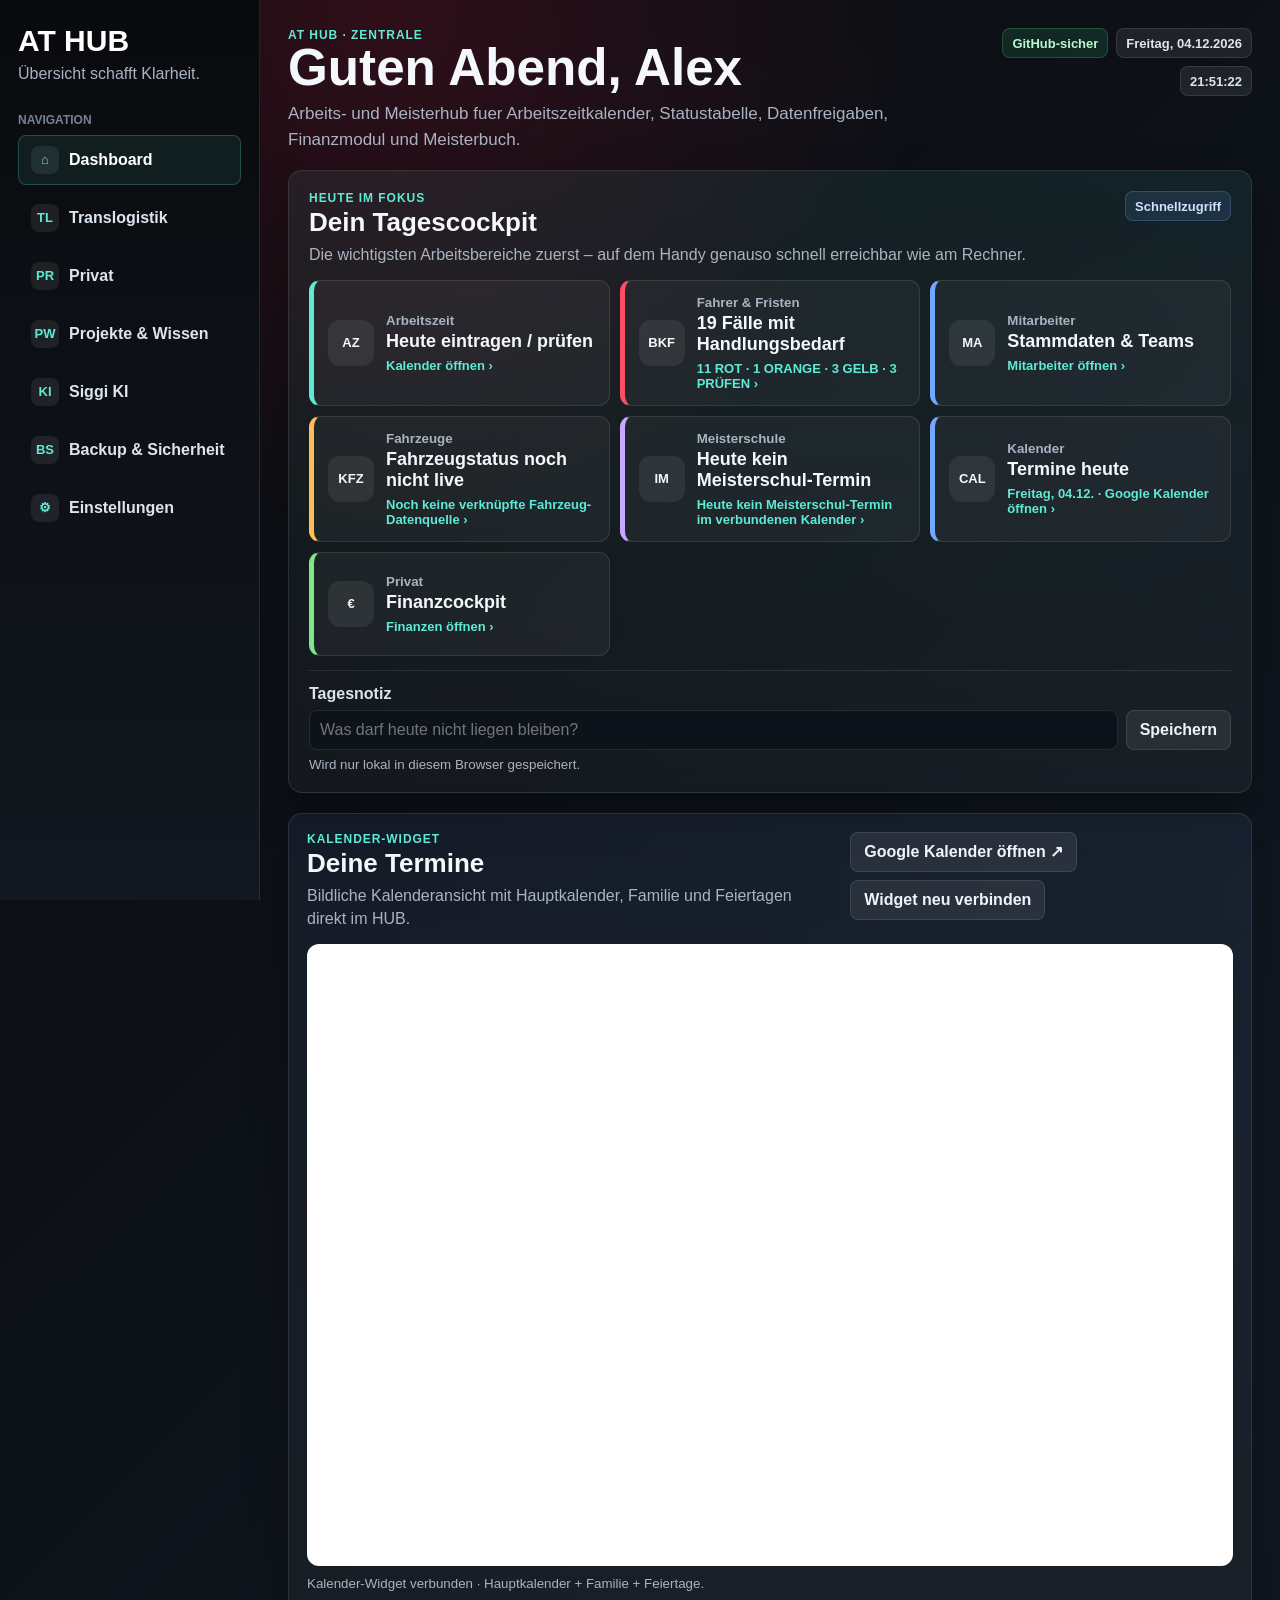
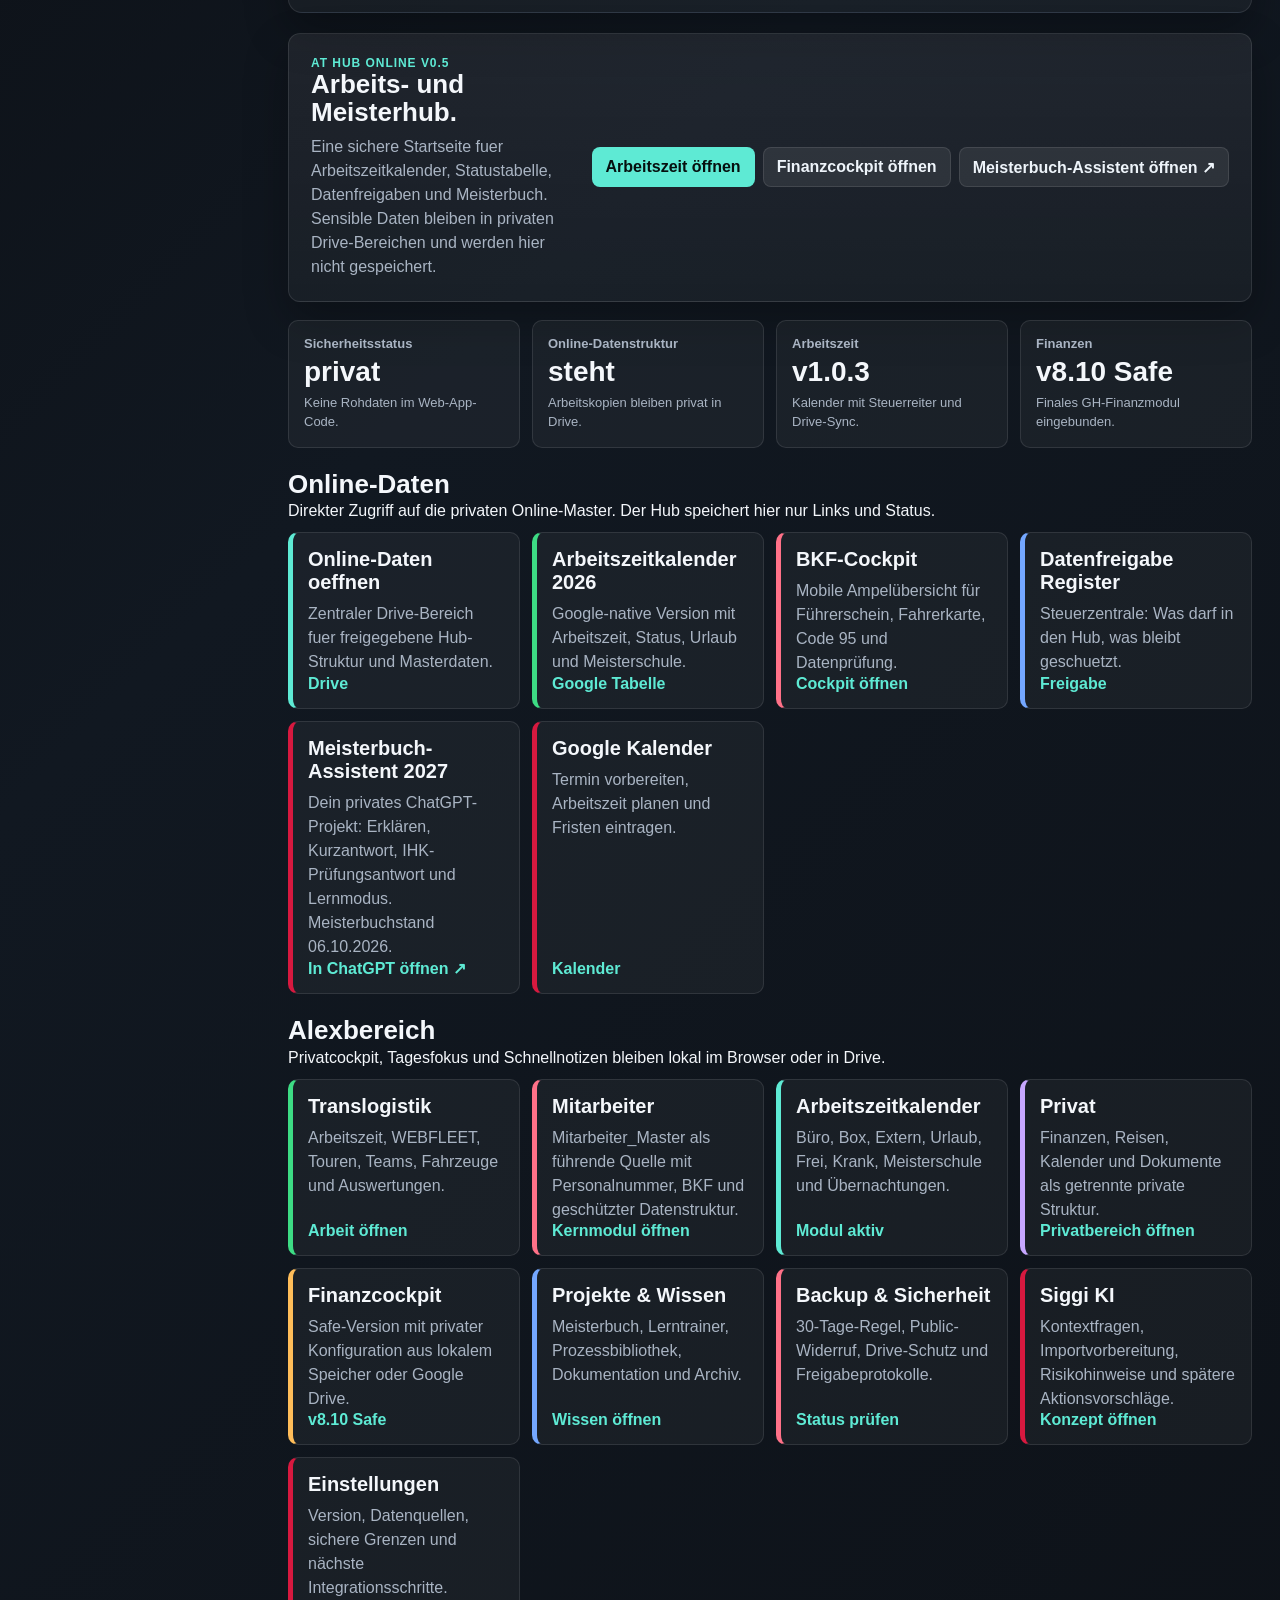
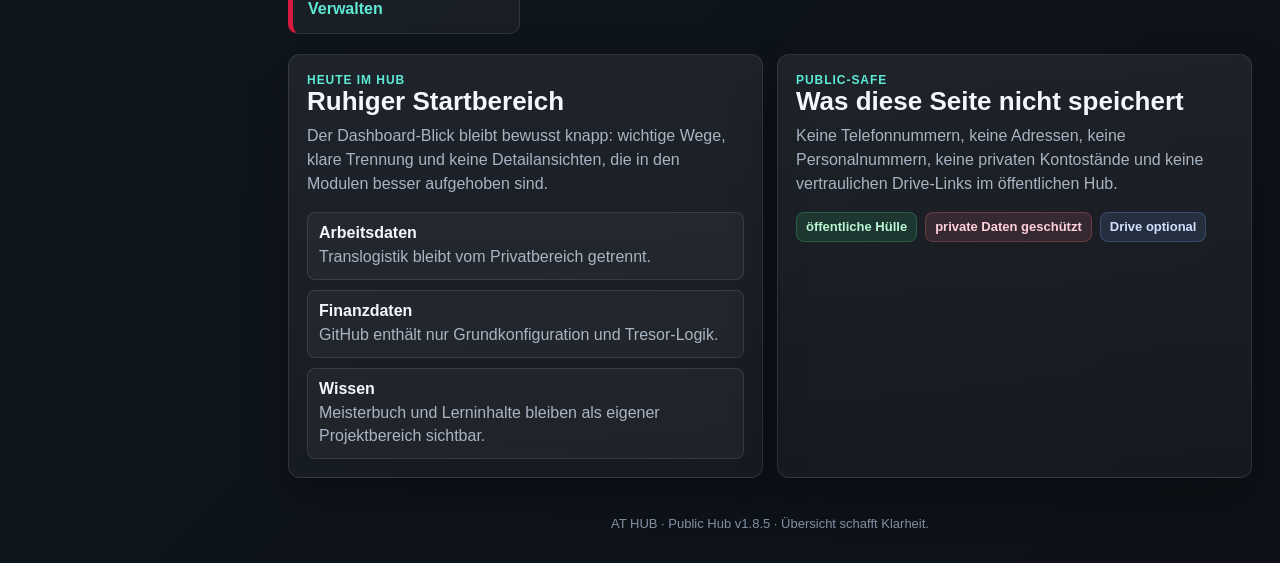
<file: index.html>
<!doctype html>
<html lang="de">
<head>
  <meta charset="utf-8">
  <meta name="viewport" content="width=device-width,initial-scale=1,viewport-fit=cover">
  <meta name="theme-color" content="#0b0d10">
  <title>AT HUB · Dashboard</title>
  <link rel="manifest" href="manifest.webmanifest">
  <link rel="stylesheet" href="hub.css?v=1.8.5">
</head>
<body>
<div class="shell">
  <aside class="sidebar">
    <a class="brand" href="index.html">AT HUB</a>
    <div class="motto">Übersicht schafft Klarheit.</div>
    <div class="nav-label">Navigation</div>
    <nav class="nav" aria-label="Hauptnavigation">
      <a href="index.html" data-page="dashboard" class="active"><span class="nav-icon">⌂</span><span>Dashboard</span></a>
      <a href="translogistik.html" data-page="translogistik"><span class="nav-icon">TL</span><span>Translogistik</span></a>
      <a href="privat.html" data-page="privat"><span class="nav-icon">PR</span><span>Privat</span></a>
      <a href="projekte-wissen.html" data-page="wissen"><span class="nav-icon">PW</span><span>Projekte & Wissen</span></a>
      <a href="siggi.html" data-page="siggi"><span class="nav-icon">KI</span><span>Siggi KI</span></a>
      <a href="backup-sicherheit.html" data-page="backup"><span class="nav-icon">BS</span><span>Backup & Sicherheit</span></a>
      <a href="einstellungen-hub.html" data-page="settings"><span class="nav-icon">⚙</span><span>Einstellungen</span></a>
    </nav>
  </aside>

  <main class="content">
    <div class="topbar">
      <div>
        <div class="eyebrow">AT HUB · ZENTRALE</div>
        <h1 id="greeting">Willkommen, Alex</h1>
        <p class="lead">Arbeits- und Meisterhub fuer Arbeitszeitkalender, Statustabelle, Datenfreigaben, Finanzmodul und Meisterbuch.</p>
      </div>
      <div class="status-stack" aria-label="Status">
        <span class="badge safe">GitHub-sicher</span>
        <span class="badge" id="dateText">Datum lädt...</span>
        <span class="badge" id="timeText">Uhrzeit lädt...</span>
      </div>
    </div>

    <section class="daily-cockpit" aria-label="Tagescockpit">
      <div class="daily-head">
        <div>
          <div class="eyebrow">HEUTE IM FOKUS</div>
          <h2>Dein Tagescockpit</h2>
          <p>Die wichtigsten Arbeitsbereiche zuerst – auf dem Handy genauso schnell erreichbar wie am Rechner.</p>
        </div>
        <span class="badge sync">Schnellzugriff</span>
      </div>

      <div class="daily-grid">
        <a class="daily-card daily-work" href="arbeitszeit.html">
          <span class="daily-icon">AZ</span>
          <div><small>Arbeitszeit</small><strong>Heute eintragen / prüfen</strong><em>Kalender öffnen ›</em></div>
        </a>

        <a class="daily-card daily-danger" href="bkf.html">
          <span class="daily-icon">BKF</span>
          <div><small>Fahrer & Fristen</small><strong id="bkfDailyStatus">Handlungsbedarf prüfen</strong><em id="bkfDailyDetail">BKF-Cockpit öffnen ›</em></div>
        </a>

        <a class="daily-card daily-info" href="mitarbeiter.html">
          <span class="daily-icon">MA</span>
          <div><small>Mitarbeiter</small><strong>Stammdaten & Teams</strong><em>Mitarbeiter öffnen ›</em></div>
        </a>

        <a class="daily-card daily-amber" href="translogistik.html">
          <span class="daily-icon">KFZ</span>
          <div><small>Fahrzeuge</small><strong id="vehicleDailyStatus">TÜV, Wartung & Einsatz</strong><em id="vehicleDailyDetail">Translogistik öffnen ›</em></div>
        </a>

        <a class="daily-card daily-purple" href="projekte-wissen.html">
          <span class="daily-icon">IM</span>
          <div><small>Meisterschule</small><strong id="schoolDailyStatus">Lernen & Meisterbuch</strong><em id="schoolDailyDetail">Wissen öffnen ›</em></div>
        </a>

        <a class="daily-card daily-info" href="https://calendar.google.com/calendar/u/0/r" target="_blank" rel="noopener noreferrer">
          <span class="daily-icon">CAL</span>
          <div><small>Kalender</small><strong id="calendarDailyStatus">Termine heute</strong><em id="calendarDailyDetail">Google Kalender öffnen ›</em></div>
        </a>

        <a class="daily-card daily-money" href="finanzen.html">
          <span class="daily-icon">€</span>
          <div><small>Privat</small><strong>Finanzcockpit</strong><em>Finanzen öffnen ›</em></div>
        </a>
      </div>

      <div class="daily-note">
        <label for="dailyFocus">Tagesnotiz</label>
        <div class="daily-note-row">
          <input id="dailyFocus" type="text" maxlength="180" placeholder="Was darf heute nicht liegen bleiben?">
          <button id="saveDailyFocus" type="button">Speichern</button>
        </div>
        <small id="dailyFocusState">Wird nur lokal in diesem Browser gespeichert.</small>
      </div>
    </section>


    <section class="hub-calendar-widget" aria-label="Google Kalender">
      <div class="hub-calendar-head">
        <div>
          <div class="eyebrow">KALENDER-WIDGET</div>
          <h2>Deine Termine</h2>
          <p>Bildliche Kalenderansicht mit Hauptkalender, Familie und Feiertagen direkt im HUB.</p>
        </div>
        <div class="hero-actions">
          <a class="secondary-btn" href="https://calendar.google.com/calendar/u/0/r" target="_blank" rel="noopener noreferrer">Google Kalender öffnen ↗</a>
          <button class="secondary-btn" id="calendarWidgetReset" type="button">Widget neu verbinden</button>
        </div>
      </div>

      <div id="calendarWidgetSetup" class="calendar-widget-setup" hidden>
        <strong>Kalender einmalig verbinden</strong>
        <p>Google Kalender → Einstellungen → gewünschten Kalender → <b>Kalender integrieren</b> → Einbettungscode bzw. die URL aus <code>src="…"</code> hier einfügen.</p>
        <div class="daily-note-row">
          <input id="calendarEmbedInput" type="text" autocomplete="off" placeholder="https://calendar.google.com/calendar/embed?...">
          <button id="calendarEmbedSave" type="button">Verbinden</button>
        </div>
        <small>Die Adresse wird ausschließlich lokal im Browser gespeichert und nicht ins öffentliche GitHub-Repository geschrieben.</small>
      </div>

      <div id="calendarWidgetFrameWrap" class="hub-calendar-frame-wrap" hidden>
        <iframe
          id="hubCalendarFrame"
          class="hub-calendar-frame"
          title="Google Kalender"
          loading="lazy"
          frameborder="0"
          scrolling="no"
          referrerpolicy="strict-origin-when-cross-origin">
        </iframe>
      </div>
      <small id="calendarWidgetState" class="hub-calendar-note"></small>
    </section>

    <section class="hero">
      <div>
        <div class="eyebrow">AT HUB ONLINE v0.5</div>
        <h2>Arbeits- und Meisterhub.</h2>
        <p class="subtle">Eine sichere Startseite fuer Arbeitszeitkalender, Statustabelle, Datenfreigaben und Meisterbuch. Sensible Daten bleiben in privaten Drive-Bereichen und werden hier nicht gespeichert.</p>
      </div>
      <div class="hero-actions">
        <a class="primary-btn" href="arbeitszeit.html">Arbeitszeit öffnen</a>
        <a class="secondary-btn" href="finanzen.html">Finanzcockpit öffnen</a>
        <a class="secondary-btn" href="https://chatgpt.com/g/g-p-6ac491056b1c8191afe016817e76313a/project" target="_blank" rel="noopener noreferrer">Meisterbuch-Assistent öffnen ↗</a>
      </div>
    </section>

    <section class="kpi-grid" aria-label="Hub-Status">
      <article class="kpi"><span>Sicherheitsstatus</span><strong>privat</strong><small>Keine Rohdaten im Web-App-Code.</small></article>
      <article class="kpi"><span>Online-Datenstruktur</span><strong>steht</strong><small>Arbeitskopien bleiben privat in Drive.</small></article>
      <article class="kpi"><span>Arbeitszeit</span><strong>v1.0.3</strong><small>Kalender mit Steuerreiter und Drive-Sync.</small></article>
      <article class="kpi"><span>Finanzen</span><strong>v8.10 Safe</strong><small>Finales GH-Finanzmodul eingebunden.</small></article>
    </section>

    <section class="section-title">
      <div>
        <h2>Online-Daten</h2>
        <p>Direkter Zugriff auf die privaten Online-Master. Der Hub speichert hier nur Links und Status.</p>
      </div>
    </section>

    <div class="module-grid">
      <a class="module module-safe" target="_blank" rel="noopener noreferrer" href="https://drive.google.com/drive/folders/1_gGD9l6rOtXeI-fR3-jDnz3sCQzdpbnr">
        <strong>Online-Daten oeffnen</strong>
        <span>Zentraler Drive-Bereich fuer freigegebene Hub-Struktur und Masterdaten.</span>
        <em>Drive</em>
      </a>
      <a class="module module-work" target="_blank" rel="noopener noreferrer" href="https://docs.google.com/spreadsheets/d/16vAyVqq609U_ZDETvcE8yJM5kMEWAHtp7iB2ndohd1E/edit">
        <strong>Arbeitszeitkalender 2026</strong>
        <span>Google-native Version mit Arbeitszeit, Status, Urlaub und Meisterschule.</span>
        <em>Google Tabelle</em>
      </a>
      <a class="module module-warn" href="bkf.html">
        <strong>BKF-Cockpit</strong>
        <span>Mobile Ampelübersicht für Führerschein, Fahrerkarte, Code 95 und Datenprüfung.</span>
        <em>Cockpit öffnen</em>
      </a>
      <a class="module module-info" target="_blank" rel="noopener noreferrer" href="https://docs.google.com/spreadsheets/d/1qKwXimipjuzNYaLTQLPjqeUhBv1ZwWlF7k2uiBNqElY/edit">
        <strong>Datenfreigabe Register</strong>
        <span>Steuerzentrale: Was darf in den Hub, was bleibt geschuetzt.</span>
        <em>Freigabe</em>
      </a>
      <a class="module module-ai" target="_blank" rel="noopener noreferrer" href="https://chatgpt.com/g/g-p-6ac491056b1c8191afe016817e76313a/project">
        <strong>Meisterbuch-Assistent 2027</strong>
        <span>Dein privates ChatGPT-Projekt: Erklären, Kurzantwort, IHK-Prüfungsantwort und Lernmodus. Meisterbuchstand 06.10.2026.</span>
        <em>In ChatGPT öffnen ↗</em>
      </a>
      <a class="module" target="_blank" rel="noopener noreferrer" href="https://calendar.google.com/calendar/u/0/r">
        <strong>Google Kalender</strong>
        <span>Termin vorbereiten, Arbeitszeit planen und Fristen eintragen.</span>
        <em>Kalender</em>
      </a>
    </div>

    <section class="section-title">
      <div>
        <h2>Alexbereich</h2>
        <p>Privatcockpit, Tagesfokus und Schnellnotizen bleiben lokal im Browser oder in Drive.</p>
      </div>
    </section>

    <div class="module-grid">
      <a class="module module-work" href="translogistik.html">
        <strong>Translogistik</strong>
        <span>Arbeitszeit, WEBFLEET, Touren, Teams, Fahrzeuge und Auswertungen.</span>
        <em>Arbeit öffnen</em>
      </a>
      <a class="module module-warn" href="mitarbeiter.html">
        <strong>Mitarbeiter</strong>
        <span>Mitarbeiter_Master als führende Quelle mit Personalnummer, BKF und geschützter Datenstruktur.</span>
        <em>Kernmodul öffnen</em>
      </a>
      <a class="module module-safe" href="arbeitszeit.html">
        <strong>Arbeitszeitkalender</strong>
        <span>Büro, Box, Extern, Urlaub, Frei, Krank, Meisterschule und Übernachtungen.</span>
        <em>Modul aktiv</em>
      </a>
      <a class="module module-private" href="privat.html">
        <strong>Privat</strong>
        <span>Finanzen, Reisen, Kalender und Dokumente als getrennte private Struktur.</span>
        <em>Privatbereich öffnen</em>
      </a>
      <a class="module module-money" href="finanzen.html">
        <strong>Finanzcockpit</strong>
        <span>Safe-Version mit privater Konfiguration aus lokalem Speicher oder Google Drive.</span>
        <em>v8.10 Safe</em>
      </a>
      <a class="module module-info" href="projekte-wissen.html">
        <strong>Projekte & Wissen</strong>
        <span>Meisterbuch, Lerntrainer, Prozessbibliothek, Dokumentation und Archiv.</span>
        <em>Wissen öffnen</em>
      </a>
      <a class="module module-warn" href="backup-sicherheit.html">
        <strong>Backup & Sicherheit</strong>
        <span>30-Tage-Regel, Public-Widerruf, Drive-Schutz und Freigabeprotokolle.</span>
        <em>Status prüfen</em>
      </a>
      <a class="module module-ai" href="siggi.html">
        <strong>Siggi KI</strong>
        <span>Kontextfragen, Importvorbereitung, Risikohinweise und spätere Aktionsvorschläge.</span>
        <em>Konzept öffnen</em>
      </a>
      <a class="module" href="einstellungen-hub.html">
        <strong>Einstellungen</strong>
        <span>Version, Datenquellen, sichere Grenzen und nächste Integrationsschritte.</span>
        <em>Verwalten</em>
      </a>
    </div>

    <section class="split">
      <article class="panel">
        <div class="eyebrow">HEUTE IM HUB</div>
        <h2>Ruhiger Startbereich</h2>
        <p>Der Dashboard-Blick bleibt bewusst knapp: wichtige Wege, klare Trennung und keine Detailansichten, die in den Modulen besser aufgehoben sind.</p>
        <div class="check-list">
          <div><strong>Arbeitsdaten</strong><span>Translogistik bleibt vom Privatbereich getrennt.</span></div>
          <div><strong>Finanzdaten</strong><span>GitHub enthält nur Grundkonfiguration und Tresor-Logik.</span></div>
          <div><strong>Wissen</strong><span>Meisterbuch und Lerninhalte bleiben als eigener Projektbereich sichtbar.</span></div>
        </div>
      </article>
      <article class="panel">
        <div class="eyebrow">PUBLIC-SAFE</div>
        <h2>Was diese Seite nicht speichert</h2>
        <p>Keine Telefonnummern, keine Adressen, keine Personalnummern, keine privaten Kontostände und keine vertraulichen Drive-Links im öffentlichen Hub.</p>
        <div class="actions">
          <span class="badge safe">öffentliche Hülle</span>
          <span class="badge lock">private Daten geschützt</span>
          <span class="badge sync">Drive optional</span>
        </div>
      </article>
    </section>

    <footer>AT HUB · Public Hub v1.8.5 · Übersicht schafft Klarheit.</footer>
  </main>
</div>
<script src="hub-sync.js?v=1.8.5"></script>
</body>
</html>
</file>
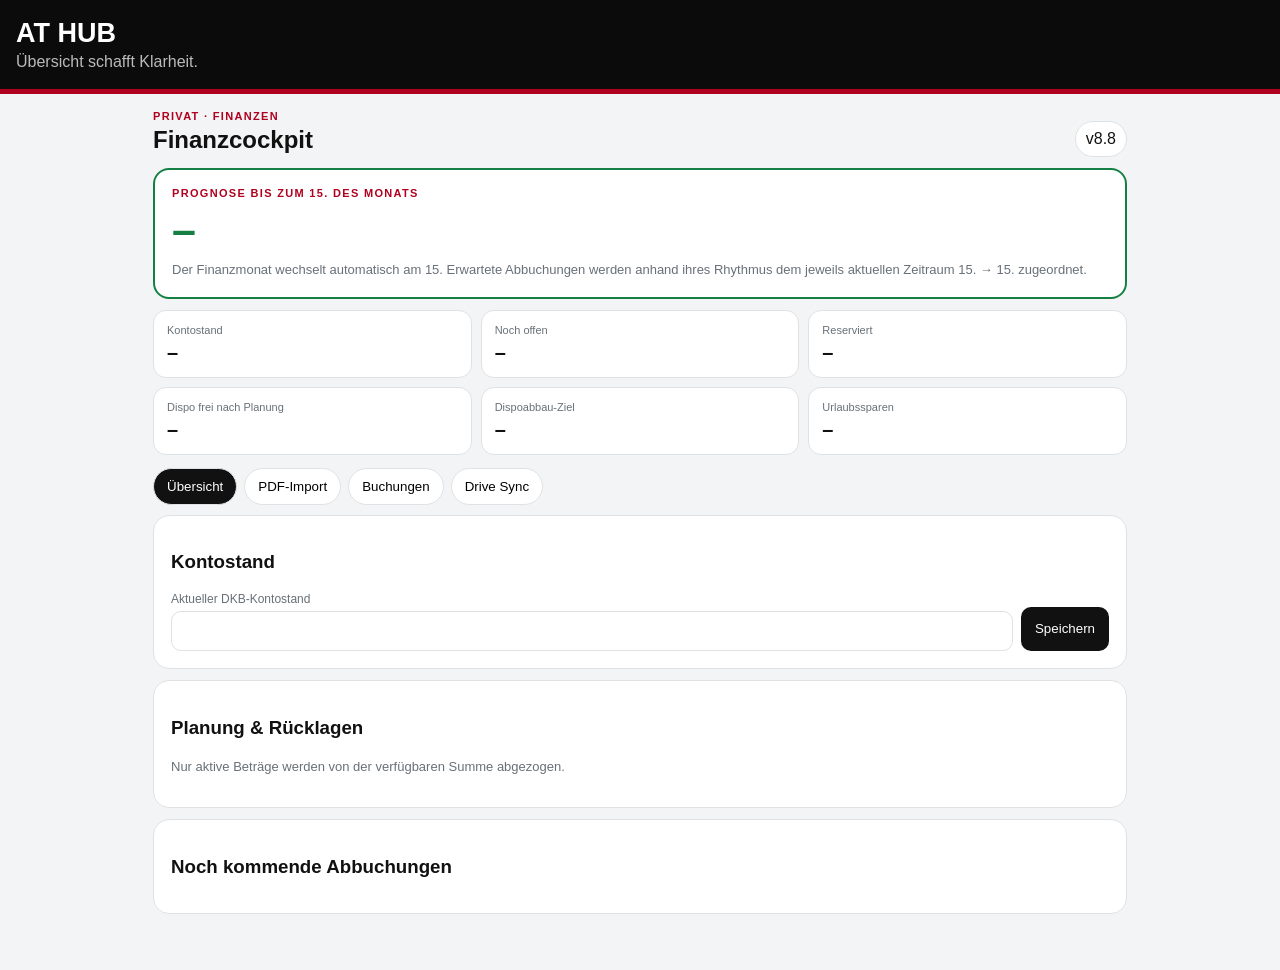
<file: docs/index.html>
<!doctype html>
<html lang="de">
<head>
<meta charset="utf-8">
<meta name="viewport" content="width=device-width,initial-scale=1,viewport-fit=cover">
<meta name="theme-color" content="#0b0b0b">
<title>AT HUB · Finanzcockpit v8.8</title>
<link rel="manifest" href="manifest.webmanifest">
<link rel="stylesheet" href="styles.css">
</head>
<body>
<header><h1>AT HUB</h1><p>Übersicht schafft Klarheit.</p></header>
<main>
  <div class="hero">
    <div><div class="eyebrow">PRIVAT · FINANZEN</div><h2 id="period">Finanzcockpit</h2></div>
    <div class="pill">v8.8</div>
  </div>

  <section class="heroCard">
    <div class="eyebrow">PROGNOSE BIS ZUM 15. DES MONATS</div>
    <div id="forecast" class="money">–</div>
    <div id="forecastText" class="muted"></div><div class="muted" style="margin-top:6px">Der Finanzmonat wechselt automatisch am 15. Erwartete Abbuchungen werden anhand ihres Rhythmus dem jeweils aktuellen Zeitraum 15. → 15. zugeordnet.</div>
  </section>

  <section class="cards">
    <article><span>Kontostand</span><b id="current">–</b></article>
    <article><span>Noch offen</span><b id="futureSum">–</b></article>
    <article><span>Reserviert</span><b id="reserveSum">–</b></article>
    <article><span>Dispo frei nach Planung</span><b id="dispoLeft">–</b></article>
    <article><span>Dispoabbau-Ziel</span><b id="saveGoal">–</b></article>
    <article><span>Urlaubssparen</span><b id="vacationValue">–</b></article>
  </section>

  <nav class="tabs">
    <button class="tab active" data-tab="dashboard">Übersicht</button>
    <button class="tab" data-tab="import">PDF-Import</button>
    <button class="tab" data-tab="transactions">Buchungen</button>
    <button class="tab" data-tab="drive">Drive Sync</button>
  </nav>

  <section id="dashboard" class="pane active">
    <div class="panel">
      <h3>Kontostand</h3>
      <div class="inputrow">
        <label>Aktueller DKB-Kontostand<input id="bal" type="number" step="0.01"></label>
        <button id="saveBal" class="btn">Speichern</button>
      </div>
    </div>

    <div class="panel">
      <h3>Planung & Rücklagen</h3>
      <p class="muted">Nur aktive Beträge werden von der verfügbaren Summe abgezogen.</p>
      <div id="planRows"></div>
    </div>

    <div class="panel">
      <h3>Noch kommende Abbuchungen</h3>
      <div id="dues"></div>
    </div>
  </section>

  <section id="import" class="pane">
    <div class="panel">
      <div class="eyebrow">DKB KONTOAUSZUG</div>
      <h3>PDF-Kontoauszug einlesen</h3>
      <p class="muted">Der Kontoauszug wird nur lokal im Browser gelesen. Der erkannte Kontostand und ausschließlich neue Buchungen werden nach deiner Bestätigung gespeichert. Bereits vorhandene Buchungen werden automatisch ausgeschlossen.</p>
      <label class="drop" id="drop">
        <input id="pdf" type="file" accept="application/pdf,.pdf" hidden>
        <b>DKB-PDF hier ablegen oder anklicken</b>
        <span>Auch Jahresauszüge sind erlaubt: historische Buchungen dienen nur zur Mustererkennung; nur passende aktuelle Fälligkeiten ändern die Prognose.</span>
      </label>
      <div id="pdfMsg" class="msg"></div>
      <div id="review"></div>
    </div>
  </section>

  <section id="transactions" class="pane">
    <div class="panel"><h3>Gespeicherte Buchungen</h3><div id="txList"></div></div>
  </section>

  <section id="drive" class="pane">
    <div class="panel">
      <div class="eyebrow">GOOGLE DRIVE · ZENTRALER SPEICHER</div>
      <h3>Handy und Rechner synchronisieren</h3>
      <p class="muted">Beide Geräte verwenden dieselbe private JSON-Datei in deinem Google Drive. Lokale Daten bleiben als Offline-Kopie erhalten.</p>

      <div class="cards" style="margin-top:10px">
        <article><span>Drive-Status</span><b id="driveStatus">nicht verbunden</b></article>
        <article><span>Letzter Sync</span><b id="lastSync">–</b></article>
        <article><span>Autosync</span><b id="autoSyncState">aktiv</b></article>
      </div>

      <label>Google OAuth Client-ID
        <input id="clientId" type="text" placeholder="…apps.googleusercontent.com">
      </label>

      <div class="actions">
        <button id="saveClient" class="btn">Client-ID speichern</button>
        <button id="connect" class="btn secondary">Mit Drive verbinden</button>
        <button id="sync" class="btn secondary" disabled>Jetzt synchronisieren</button>
      </div>

      <label style="display:flex;align-items:center;gap:8px;margin-top:12px">
        <input id="autoSync" type="checkbox" style="width:auto;margin:0">
        <span>Automatisch synchronisieren</span>
      </label>

      <p id="driveMsg" class="msg"></p>
    </div>

    <div class="panel">
      <h3>Synchronisationsregeln</h3>
      <p class="muted">Buchungen werden zusammengeführt statt überschrieben. Der neuere Kontostand und die neueren Schalter gewinnen. Konflikte werden angezeigt, nicht still überschrieben.</p>
    </div>
  </section>
</main>
<script src="app.js"></script>
</body>
</html>
</file>
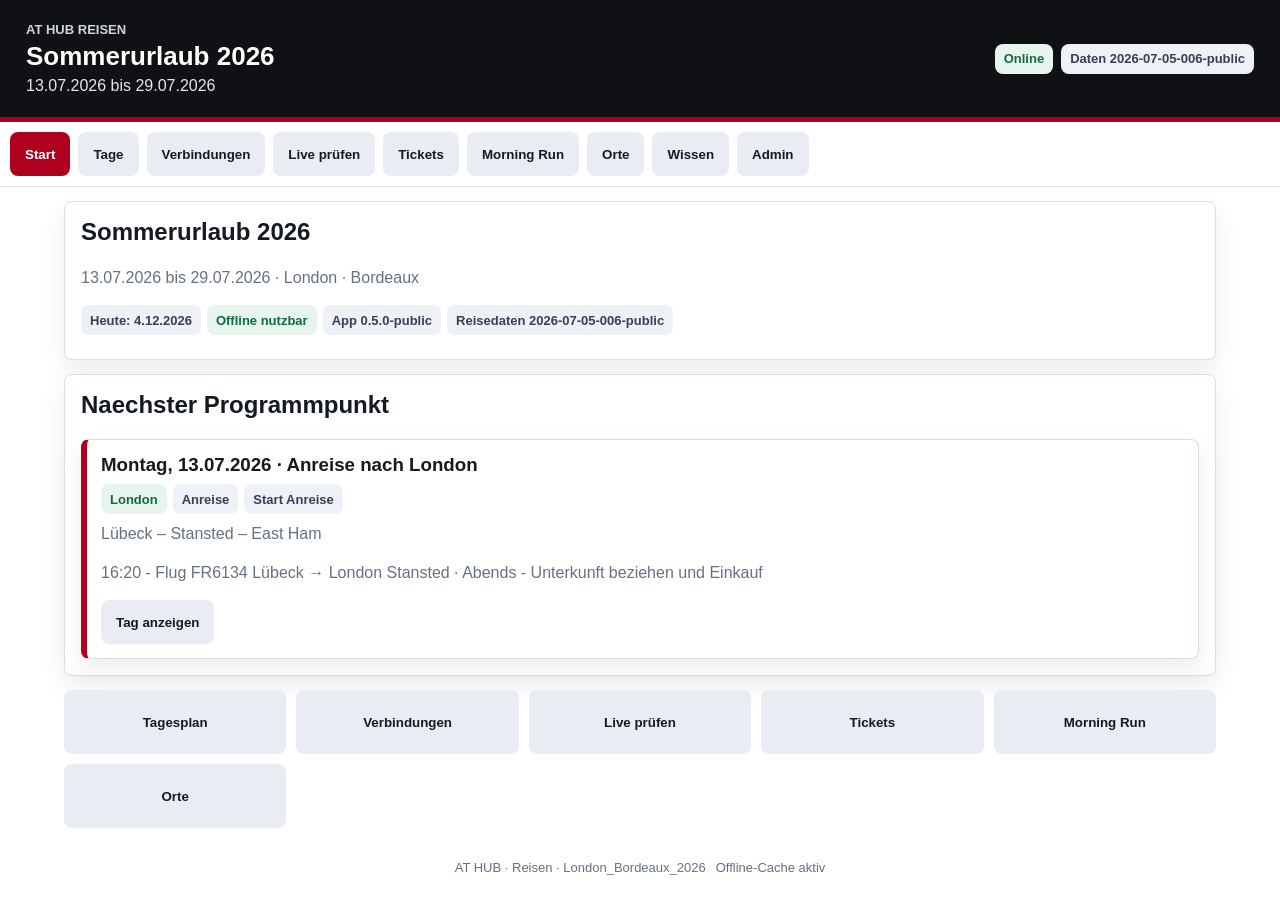
<file: Reisen/London_Bordeaux_2026/app-v4/index.html>
<!DOCTYPE html>
<html lang="de">
<head>
<meta charset="UTF-8">
<meta name="viewport" content="width=device-width, initial-scale=1.0">
<meta name="theme-color" content="#111111">
<title>AT HUB Reisen</title>
<link rel="manifest" href="manifest.json">
<link rel="stylesheet" href="styles.css">
</head>
<body>
<header class="app-header">
  <div>
    <p class="eyebrow">AT HUB Reisen</p>
    <h1 id="tripTitle">Sommerurlaub 2026</h1>
    <p id="tripPeriod">13.07.2026 bis 29.07.2026</p>
  </div>
  <div class="header-status">
    <span id="onlineStatus" class="status-pill">Offlinebereit</span>
    <span id="dataVersion" class="status-pill muted">Daten laden</span>
  </div>
</header>

<nav class="tabbar" aria-label="Reisemodul Navigation">
  <button class="active" data-screen="home">Start</button>
  <button data-screen="days">Tage</button>
  <button data-screen="connections">Verbindungen</button>
  <button data-screen="live">Live prüfen</button>
  <button data-screen="tickets">Tickets</button>
  <button data-screen="runs">Morning Run</button>
  <button data-screen="places">Orte</button>
  <button data-screen="knowledge">Wissen</button>
  <button data-screen="admin">Admin</button>
</nav>

<main>
  <section id="updateBanner" class="update-banner hidden">
    <div>
      <strong>Neue Reisedaten verfuegbar</strong>
      <p id="updateText">Fahrzeiten, Tarife, Oeffnungszeiten oder Wetter koennen aktualisiert werden.</p>
    </div>
    <div class="actions">
      <button id="updateNow">Jetzt aktualisieren</button>
      <button id="updateLater">Spaeter</button>
    </div>
  </section>

  <section id="loadError" class="panel error hidden">
    <h2>Daten konnten nicht geladen werden</h2>
    <p>Die Reise-App braucht Zugriff auf die JSON-Dateien im Ordner <strong>daten</strong>. Starte sie am besten ueber einen lokalen Server oder spaeter ueber den geschuetzten AT HUB.</p>
  </section>

  <section id="home" class="screen active"></section>
  <section id="days" class="screen"></section>
  <section id="connections" class="screen"></section>
  <section id="live" class="screen"></section>
  <section id="tickets" class="screen"></section>
  <section id="runs" class="screen"></section>
  <section id="places" class="screen"></section>
  <section id="knowledge" class="screen"></section>
  <section id="admin" class="screen"></section>
</main>

<footer>
  <span id="footerTrip">AT HUB · Reisen</span>
  <span id="cacheStatus">Cache wird vorbereitet</span>
</footer>

<script src="app.js"></script>
</body>
</html>
</file>
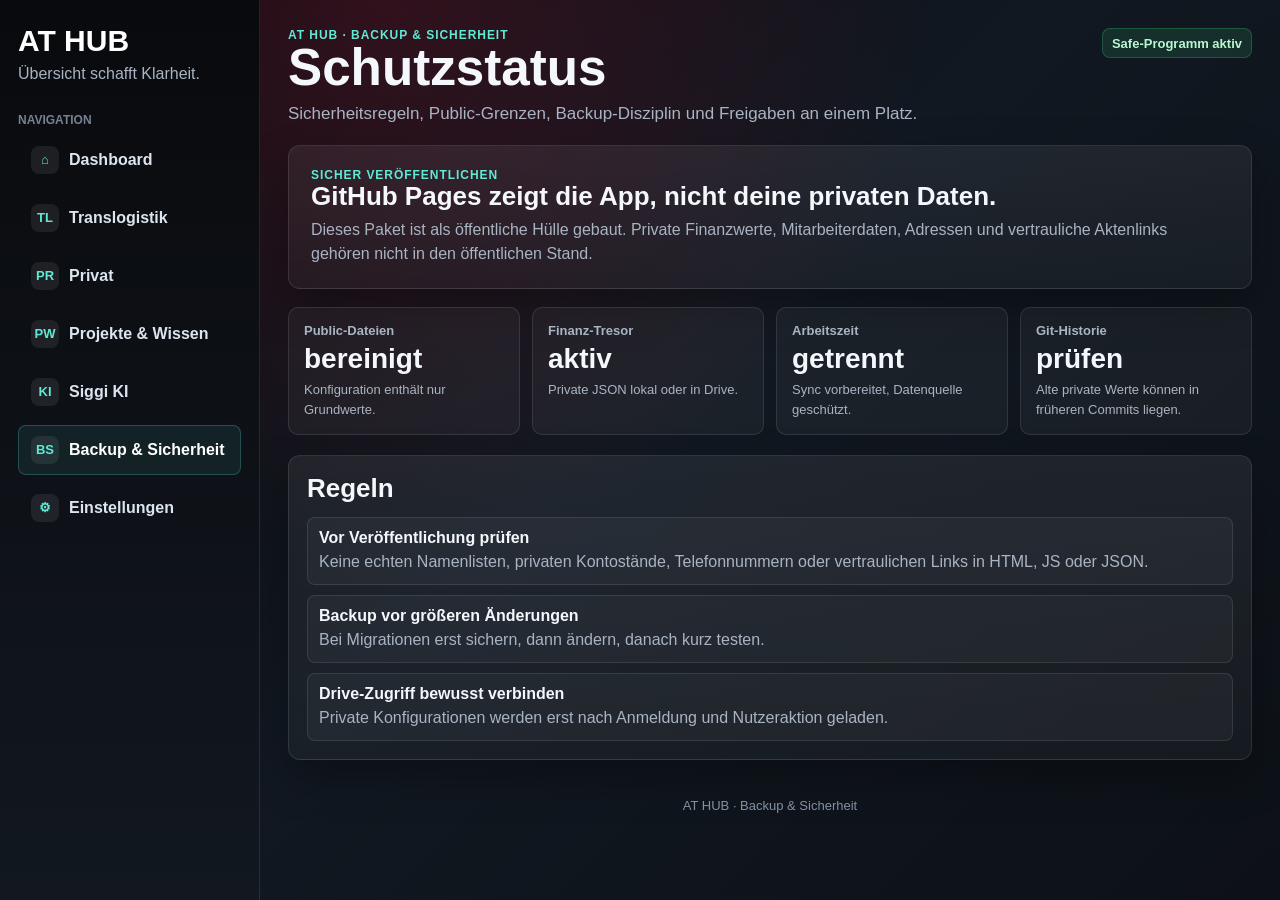
<file: backup-sicherheit.html>
<!doctype html>
<html lang="de">
<head>
  <meta charset="utf-8">
  <meta name="viewport" content="width=device-width,initial-scale=1,viewport-fit=cover">
  <meta name="theme-color" content="#0b0d10">
  <title>AT HUB · Backup & Sicherheit</title>
  <link rel="stylesheet" href="hub.css">
</head>
<body>
<div class="shell">
  <aside class="sidebar">
    <a class="brand" href="index.html">AT HUB</a><div class="motto">Übersicht schafft Klarheit.</div>
    <div class="nav-label">Navigation</div>
    <nav class="nav">
      <a href="index.html" data-page="dashboard"><span class="nav-icon">⌂</span><span>Dashboard</span></a>
      <a href="translogistik.html" data-page="translogistik"><span class="nav-icon">TL</span><span>Translogistik</span></a>
      <a href="privat.html" data-page="privat"><span class="nav-icon">PR</span><span>Privat</span></a>
      <a href="projekte-wissen.html" data-page="wissen"><span class="nav-icon">PW</span><span>Projekte & Wissen</span></a>
      <a href="siggi.html" data-page="siggi"><span class="nav-icon">KI</span><span>Siggi KI</span></a>
      <a href="backup-sicherheit.html" data-page="backup" class="active"><span class="nav-icon">BS</span><span>Backup & Sicherheit</span></a>
      <a href="einstellungen-hub.html" data-page="settings"><span class="nav-icon">⚙</span><span>Einstellungen</span></a>
    </nav>
  </aside>
  <main class="content">
    <div class="topbar"><div><div class="eyebrow">AT HUB · BACKUP & SICHERHEIT</div><h1>Schutzstatus</h1><p class="lead">Sicherheitsregeln, Public-Grenzen, Backup-Disziplin und Freigaben an einem Platz.</p></div><span class="badge safe">Safe-Programm aktiv</span></div>
    <section class="hero"><div><div class="eyebrow">SICHER VERÖFFENTLICHEN</div><h2>GitHub Pages zeigt die App, nicht deine privaten Daten.</h2><p class="subtle">Dieses Paket ist als öffentliche Hülle gebaut. Private Finanzwerte, Mitarbeiterdaten, Adressen und vertrauliche Aktenlinks gehören nicht in den öffentlichen Stand.</p></div></section>
    <div class="kpi-grid">
      <article class="kpi"><span>Public-Dateien</span><strong>bereinigt</strong><small>Konfiguration enthält nur Grundwerte.</small></article>
      <article class="kpi"><span>Finanz-Tresor</span><strong>aktiv</strong><small>Private JSON lokal oder in Drive.</small></article>
      <article class="kpi"><span>Arbeitszeit</span><strong>getrennt</strong><small>Sync vorbereitet, Datenquelle geschützt.</small></article>
      <article class="kpi"><span>Git-Historie</span><strong>prüfen</strong><small>Alte private Werte können in früheren Commits liegen.</small></article>
    </div>
    <section class="panel">
      <h2>Regeln</h2>
      <div class="check-list">
        <div><strong>Vor Veröffentlichung prüfen</strong><span>Keine echten Namenlisten, privaten Kontostände, Telefonnummern oder vertraulichen Links in HTML, JS oder JSON.</span></div>
        <div><strong>Backup vor größeren Änderungen</strong><span>Bei Migrationen erst sichern, dann ändern, danach kurz testen.</span></div>
        <div><strong>Drive-Zugriff bewusst verbinden</strong><span>Private Konfigurationen werden erst nach Anmeldung und Nutzeraktion geladen.</span></div>
      </div>
    </section>
    <footer>AT HUB · Backup & Sicherheit</footer>
  </main>
</div>
<script src="hub-sync.js"></script>
</body>
</html>
</file>
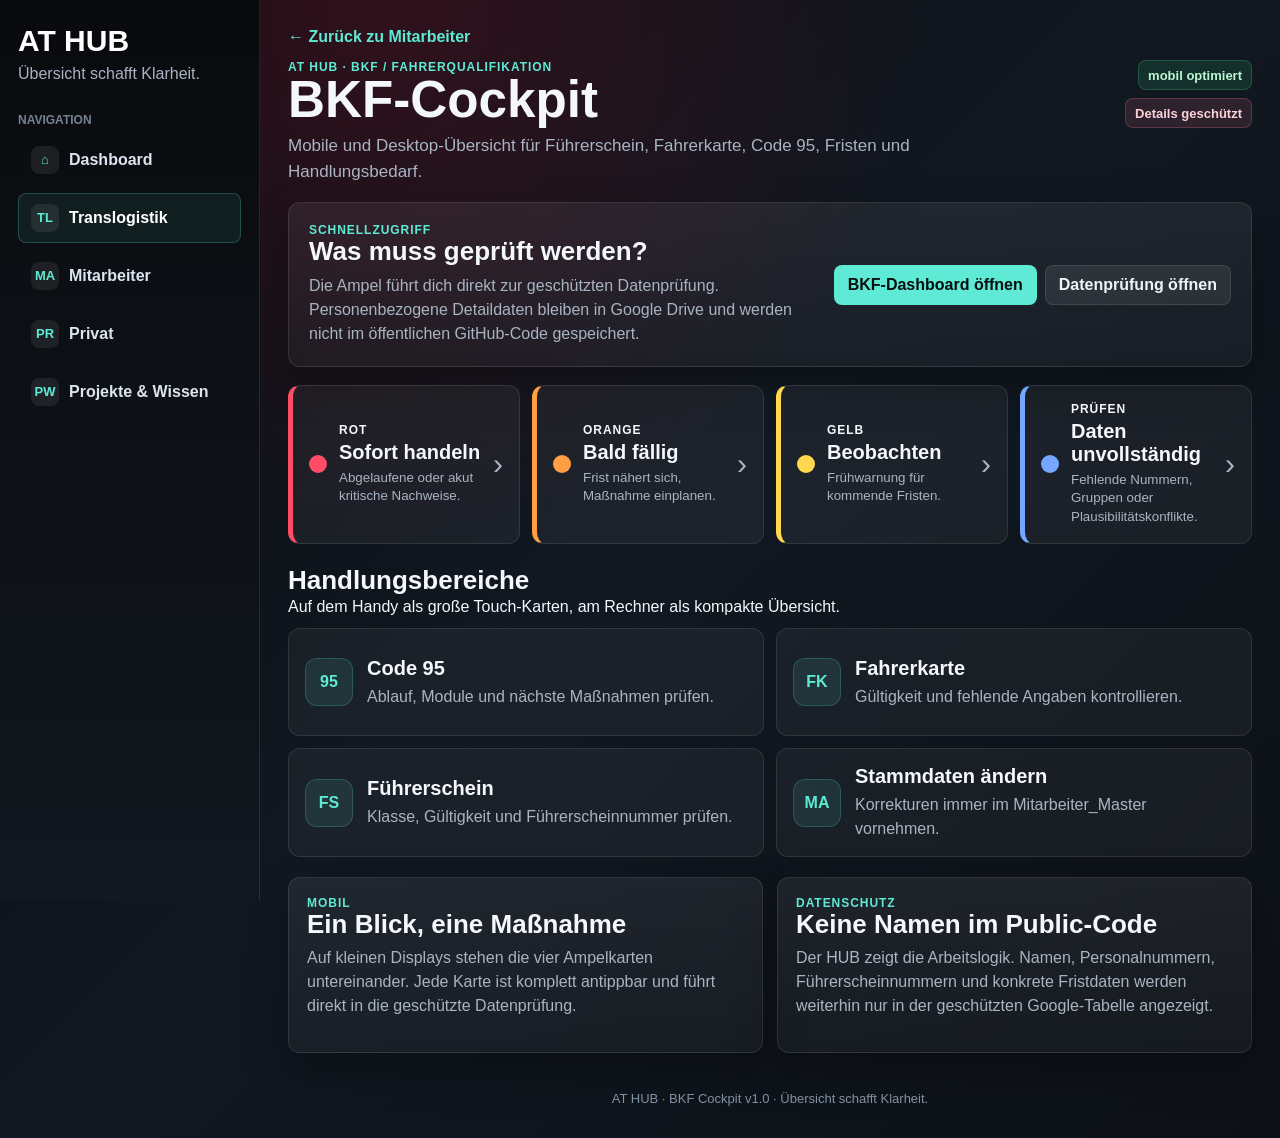
<file: bkf.html>
<!doctype html>
<html lang="de">
<head>
  <meta charset="utf-8">
  <meta name="viewport" content="width=device-width,initial-scale=1,viewport-fit=cover">
  <meta name="theme-color" content="#0b0d10">
  <title>AT HUB · BKF Cockpit</title>
  <link rel="stylesheet" href="hub.css">
</head>
<body>
<div class="shell">
  <aside class="sidebar">
    <a class="brand" href="index.html">AT HUB</a>
    <div class="motto">Übersicht schafft Klarheit.</div>
    <div class="nav-label">Navigation</div>
    <nav class="nav" aria-label="Hauptnavigation">
      <a href="index.html"><span class="nav-icon">⌂</span><span>Dashboard</span></a>
      <a href="translogistik.html" class="active"><span class="nav-icon">TL</span><span>Translogistik</span></a>
      <a href="mitarbeiter.html"><span class="nav-icon">MA</span><span>Mitarbeiter</span></a>
      <a href="privat.html"><span class="nav-icon">PR</span><span>Privat</span></a>
      <a href="projekte-wissen.html"><span class="nav-icon">PW</span><span>Projekte & Wissen</span></a>
    </nav>
  </aside>

  <main class="content bkf-content">
    <a class="back" href="mitarbeiter.html">← Zurück zu Mitarbeiter</a>

    <div class="topbar">
      <div>
        <div class="eyebrow">AT HUB · BKF / FAHRERQUALIFIKATION</div>
        <h1>BKF-Cockpit</h1>
        <p class="lead">Mobile und Desktop-Übersicht für Führerschein, Fahrerkarte, Code 95, Fristen und Handlungsbedarf.</p>
      </div>
      <div class="status-stack">
        <span class="badge safe">mobil optimiert</span>
        <span class="badge lock">Details geschützt</span>
      </div>
    </div>

    <section class="bkf-hero">
      <div>
        <div class="eyebrow">SCHNELLZUGRIFF</div>
        <h2>Was muss geprüft werden?</h2>
        <p>Die Ampel führt dich direkt zur geschützten Datenprüfung. Personenbezogene Detaildaten bleiben in Google Drive und werden nicht im öffentlichen GitHub-Code gespeichert.</p>
      </div>
      <div class="hero-actions">
        <a class="primary-btn" href="https://docs.google.com/spreadsheets/d/1d15_YpaeWthTHFiGiiyVT_990v9n_JuWL2WTGPTy9Ic/edit#gid=1229503511" target="_blank" rel="noopener noreferrer">BKF-Dashboard öffnen</a>
        <a class="secondary-btn" href="https://docs.google.com/spreadsheets/d/1d15_YpaeWthTHFiGiiyVT_990v9n_JuWL2WTGPTy9Ic/edit#gid=1470911867" target="_blank" rel="noopener noreferrer">Datenprüfung öffnen</a>
      </div>
    </section>

    <section class="bkf-status-grid" aria-label="BKF Statusampel">
      <a class="bkf-status bkf-red" href="https://docs.google.com/spreadsheets/d/1d15_YpaeWthTHFiGiiyVT_990v9n_JuWL2WTGPTy9Ic/edit#gid=1470911867" target="_blank" rel="noopener noreferrer">
        <div class="bkf-dot"></div>
        <div class="bkf-status-copy">
          <span>ROT</span>
          <strong>Sofort handeln</strong>
          <small>Abgelaufene oder akut kritische Nachweise.</small>
        </div>
        <span class="bkf-arrow">›</span>
      </a>

      <a class="bkf-status bkf-orange" href="https://docs.google.com/spreadsheets/d/1d15_YpaeWthTHFiGiiyVT_990v9n_JuWL2WTGPTy9Ic/edit#gid=1470911867" target="_blank" rel="noopener noreferrer">
        <div class="bkf-dot"></div>
        <div class="bkf-status-copy">
          <span>ORANGE</span>
          <strong>Bald fällig</strong>
          <small>Frist nähert sich, Maßnahme einplanen.</small>
        </div>
        <span class="bkf-arrow">›</span>
      </a>

      <a class="bkf-status bkf-yellow" href="https://docs.google.com/spreadsheets/d/1d15_YpaeWthTHFiGiiyVT_990v9n_JuWL2WTGPTy9Ic/edit#gid=1470911867" target="_blank" rel="noopener noreferrer">
        <div class="bkf-dot"></div>
        <div class="bkf-status-copy">
          <span>GELB</span>
          <strong>Beobachten</strong>
          <small>Frühwarnung für kommende Fristen.</small>
        </div>
        <span class="bkf-arrow">›</span>
      </a>

      <a class="bkf-status bkf-review" href="https://docs.google.com/spreadsheets/d/1d15_YpaeWthTHFiGiiyVT_990v9n_JuWL2WTGPTy9Ic/edit#gid=1470911867" target="_blank" rel="noopener noreferrer">
        <div class="bkf-dot"></div>
        <div class="bkf-status-copy">
          <span>PRÜFEN</span>
          <strong>Daten unvollständig</strong>
          <small>Fehlende Nummern, Gruppen oder Plausibilitätskonflikte.</small>
        </div>
        <span class="bkf-arrow">›</span>
      </a>
    </section>

    <section class="section-title">
      <div>
        <h2>Handlungsbereiche</h2>
        <p>Auf dem Handy als große Touch-Karten, am Rechner als kompakte Übersicht.</p>
      </div>
    </section>

    <div class="bkf-action-grid">
      <a class="bkf-action-card" href="https://docs.google.com/spreadsheets/d/1d15_YpaeWthTHFiGiiyVT_990v9n_JuWL2WTGPTy9Ic/edit#gid=1470911867" target="_blank" rel="noopener noreferrer">
        <span class="bkf-icon">95</span>
        <div>
          <strong>Code 95</strong>
          <p>Ablauf, Module und nächste Maßnahmen prüfen.</p>
        </div>
      </a>

      <a class="bkf-action-card" href="https://docs.google.com/spreadsheets/d/1d15_YpaeWthTHFiGiiyVT_990v9n_JuWL2WTGPTy9Ic/edit#gid=1470911867" target="_blank" rel="noopener noreferrer">
        <span class="bkf-icon">FK</span>
        <div>
          <strong>Fahrerkarte</strong>
          <p>Gültigkeit und fehlende Angaben kontrollieren.</p>
        </div>
      </a>

      <a class="bkf-action-card" href="https://docs.google.com/spreadsheets/d/1d15_YpaeWthTHFiGiiyVT_990v9n_JuWL2WTGPTy9Ic/edit#gid=1470911867" target="_blank" rel="noopener noreferrer">
        <span class="bkf-icon">FS</span>
        <div>
          <strong>Führerschein</strong>
          <p>Klasse, Gültigkeit und Führerscheinnummer prüfen.</p>
        </div>
      </a>

      <a class="bkf-action-card" href="https://docs.google.com/spreadsheets/d/1WYgh2XPyrQJ1USoEV56LZhsAKcF9AzQmntwdfik943Y/edit?usp=drivesdk" target="_blank" rel="noopener noreferrer">
        <span class="bkf-icon">MA</span>
        <div>
          <strong>Stammdaten ändern</strong>
          <p>Korrekturen immer im Mitarbeiter_Master vornehmen.</p>
        </div>
      </a>
    </div>

    <section class="split">
      <article class="panel">
        <div class="eyebrow">MOBIL</div>
        <h2>Ein Blick, eine Maßnahme</h2>
        <p>Auf kleinen Displays stehen die vier Ampelkarten untereinander. Jede Karte ist komplett antippbar und führt direkt in die geschützte Datenprüfung.</p>
      </article>

      <article class="panel">
        <div class="eyebrow">DATENSCHUTZ</div>
        <h2>Keine Namen im Public-Code</h2>
        <p>Der HUB zeigt die Arbeitslogik. Namen, Personalnummern, Führerscheinnummern und konkrete Fristdaten werden weiterhin nur in der geschützten Google-Tabelle angezeigt.</p>
      </article>
    </section>

    <footer>AT HUB · BKF Cockpit v1.0 · Übersicht schafft Klarheit.</footer>
  </main>
</div>
<script src="hub-sync.js"></script>
</body>
</html>
</file>
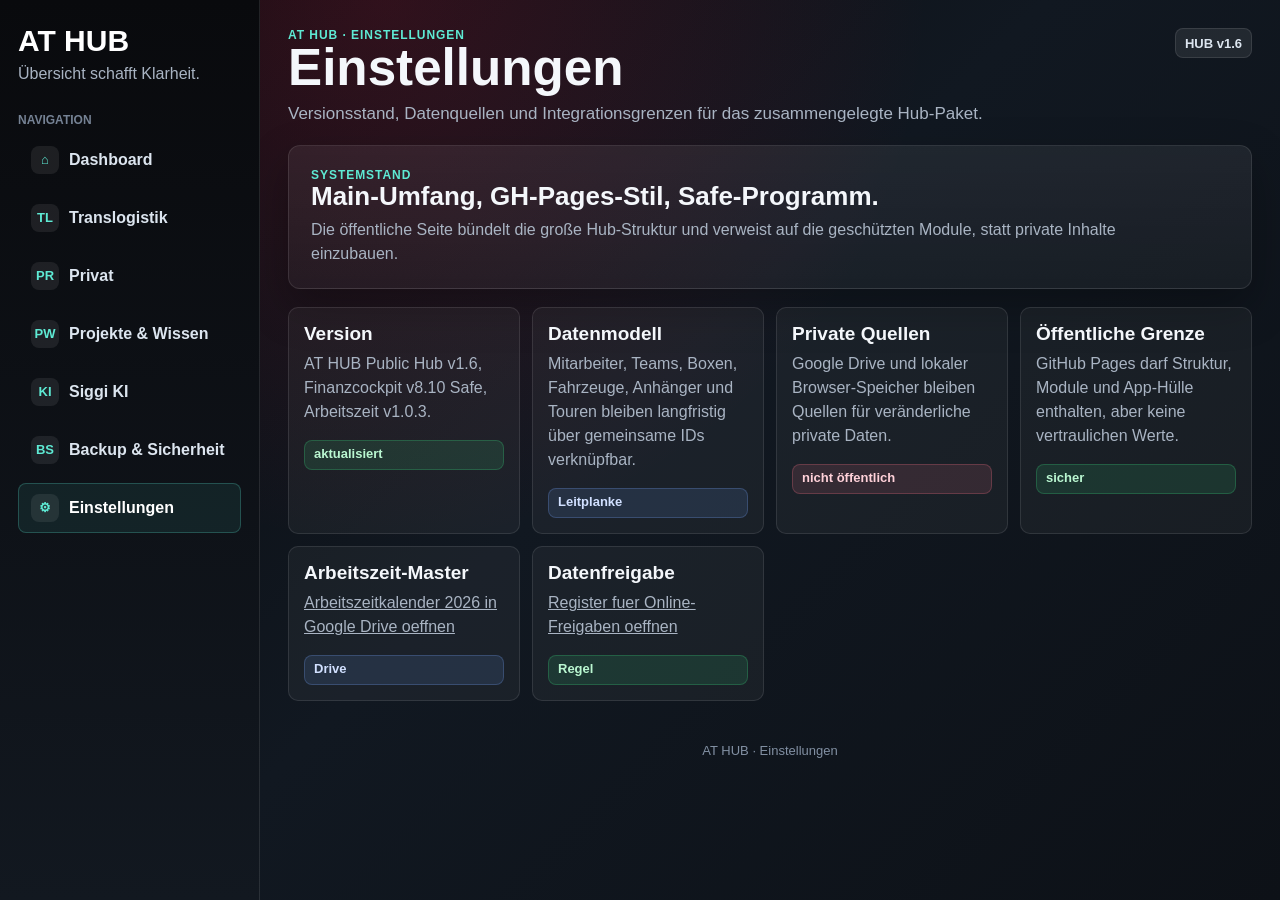
<file: einstellungen-hub.html>
<!doctype html>
<html lang="de">
<head>
  <meta charset="utf-8">
  <meta name="viewport" content="width=device-width,initial-scale=1,viewport-fit=cover">
  <meta name="theme-color" content="#0b0d10">
  <title>AT HUB · Einstellungen</title>
  <link rel="stylesheet" href="hub.css">
</head>
<body>
<div class="shell">
  <aside class="sidebar">
    <a class="brand" href="index.html">AT HUB</a><div class="motto">Übersicht schafft Klarheit.</div>
    <div class="nav-label">Navigation</div>
    <nav class="nav">
      <a href="index.html" data-page="dashboard"><span class="nav-icon">⌂</span><span>Dashboard</span></a>
      <a href="translogistik.html" data-page="translogistik"><span class="nav-icon">TL</span><span>Translogistik</span></a>
      <a href="privat.html" data-page="privat"><span class="nav-icon">PR</span><span>Privat</span></a>
      <a href="projekte-wissen.html" data-page="wissen"><span class="nav-icon">PW</span><span>Projekte & Wissen</span></a>
      <a href="siggi.html" data-page="siggi"><span class="nav-icon">KI</span><span>Siggi KI</span></a>
      <a href="backup-sicherheit.html" data-page="backup"><span class="nav-icon">BS</span><span>Backup & Sicherheit</span></a>
      <a href="einstellungen-hub.html" data-page="settings" class="active"><span class="nav-icon">⚙</span><span>Einstellungen</span></a>
    </nav>
  </aside>
  <main class="content">
    <div class="topbar"><div><div class="eyebrow">AT HUB · EINSTELLUNGEN</div><h1>Einstellungen</h1><p class="lead">Versionsstand, Datenquellen und Integrationsgrenzen für das zusammengelegte Hub-Paket.</p></div><span class="badge">HUB v1.6</span></div>
    <section class="hero"><div><div class="eyebrow">SYSTEMSTAND</div><h2>Main-Umfang, GH-Pages-Stil, Safe-Programm.</h2><p class="subtle">Die öffentliche Seite bündelt die große Hub-Struktur und verweist auf die geschützten Module, statt private Inhalte einzubauen.</p></div></section>
    <div class="data-list">
      <div class="data-item"><h3>Version</h3><p>AT HUB Public Hub v1.6, Finanzcockpit v8.10 Safe, Arbeitszeit v1.0.3.</p><span class="badge ok">aktualisiert</span></div>
      <div class="data-item"><h3>Datenmodell</h3><p>Mitarbeiter, Teams, Boxen, Fahrzeuge, Anhänger und Touren bleiben langfristig über gemeinsame IDs verknüpfbar.</p><span class="badge sync">Leitplanke</span></div>
      <div class="data-item"><h3>Private Quellen</h3><p>Google Drive und lokaler Browser-Speicher bleiben Quellen für veränderliche private Daten.</p><span class="badge lock">nicht öffentlich</span></div>
      <div class="data-item"><h3>Öffentliche Grenze</h3><p>GitHub Pages darf Struktur, Module und App-Hülle enthalten, aber keine vertraulichen Werte.</p><span class="badge safe">sicher</span></div>
      <div class="data-item"><h3>Arbeitszeit-Master</h3><p><a target="_blank" rel="noopener noreferrer" href="https://docs.google.com/spreadsheets/d/16vAyVqq609U_ZDETvcE8yJM5kMEWAHtp7iB2ndohd1E/edit">Arbeitszeitkalender 2026 in Google Drive oeffnen</a></p><span class="badge sync">Drive</span></div>
      <div class="data-item"><h3>Datenfreigabe</h3><p><a target="_blank" rel="noopener noreferrer" href="https://docs.google.com/spreadsheets/d/1qKwXimipjuzNYaLTQLPjqeUhBv1ZwWlF7k2uiBNqElY/edit">Register fuer Online-Freigaben oeffnen</a></p><span class="badge safe">Regel</span></div>
    </div>
    <footer>AT HUB · Einstellungen</footer>
  </main>
</div>
<script src="hub-sync.js"></script>
</body>
</html>
</file>
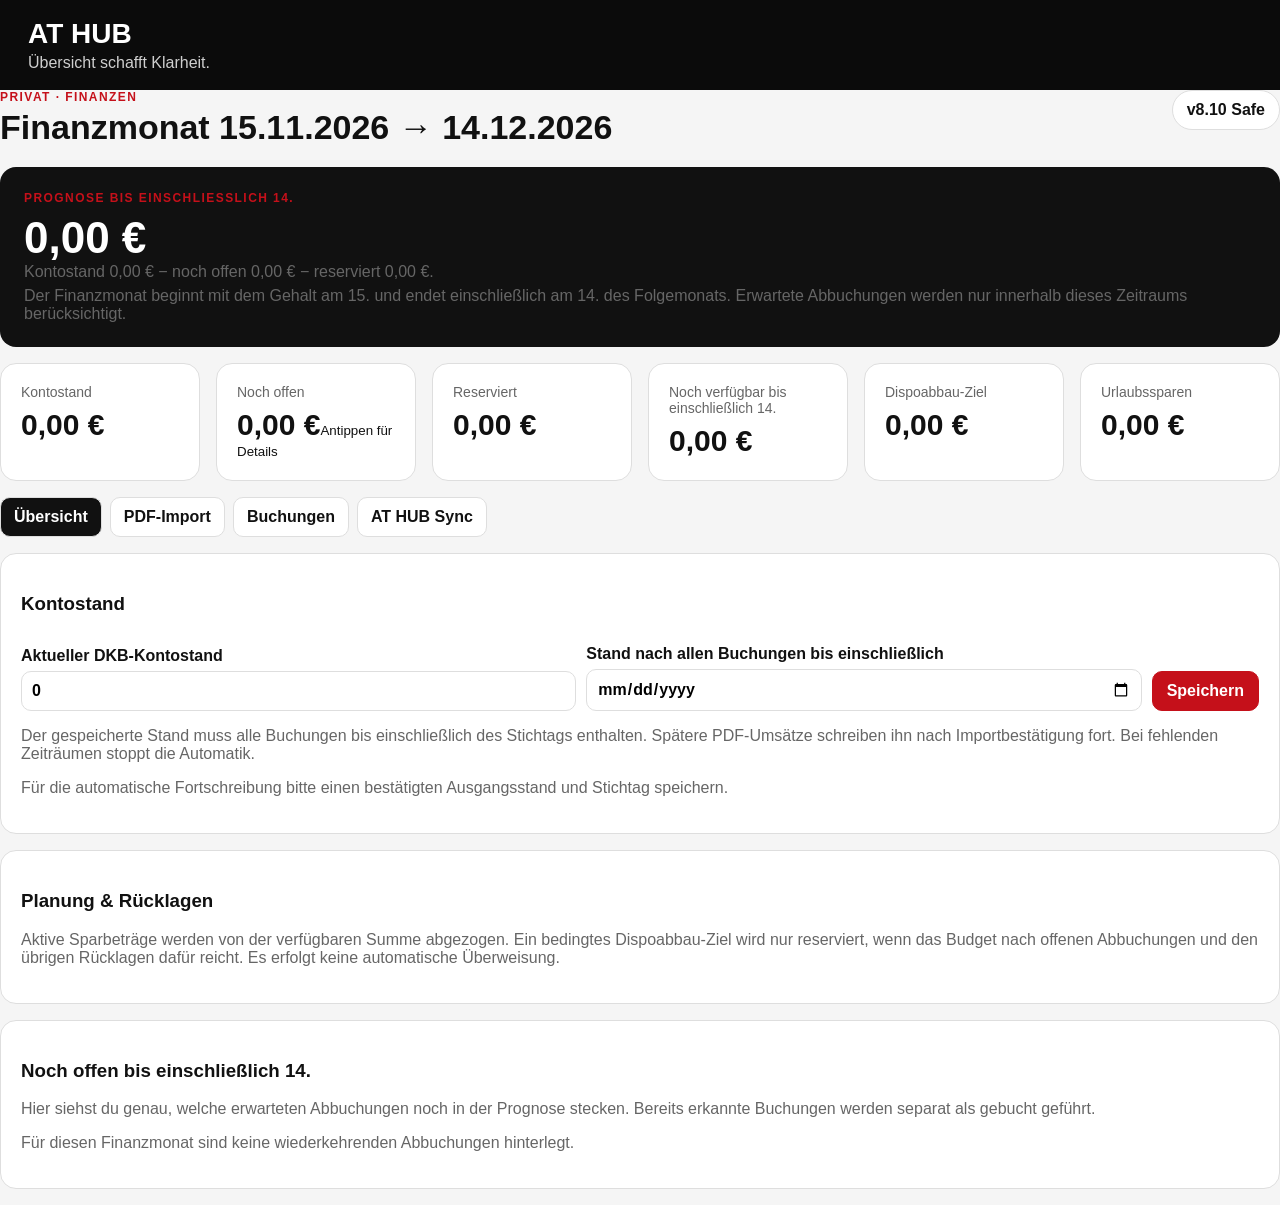
<file: finanzen.html>
<!doctype html>
<html lang="de">
<head>
<meta charset="utf-8">
<meta name="viewport" content="width=device-width,initial-scale=1,viewport-fit=cover">
<meta name="theme-color" content="#0b0b0b">
<title>AT HUB · Finanzcockpit v8.10</title>
<link rel="manifest" href="manifest.webmanifest">
<link rel="stylesheet" href="styles.css">
</head>
<body>
<header><h1>AT HUB</h1><p>Übersicht schafft Klarheit.</p></header>
<main>
  <div class="hero">
    <div><div class="eyebrow">PRIVAT · FINANZEN</div><h2 id="period">Finanzcockpit</h2></div>
    <div class="pill">v8.10 Safe</div>
  </div>

  <section class="heroCard">
    <div class="eyebrow">PROGNOSE BIS EINSCHLIESSLICH 14.</div>
    <div id="forecast" class="money">–</div>
    <div id="forecastText" class="muted"></div><div class="muted" style="margin-top:6px">Der Finanzmonat beginnt mit dem Gehalt am 15. und endet einschließlich am 14. des Folgemonats. Erwartete Abbuchungen werden nur innerhalb dieses Zeitraums berücksichtigt.</div>
  </section>

  <section class="cards">
    <article><span>Kontostand</span><b id="current">–</b></article>
    <article id="futureCard"><span>Noch offen</span><b id="futureSum">–</b><small>Antippen für Details</small></article>
    <article><span>Reserviert</span><b id="reserveSum">–</b></article>
    <article><span>Noch verfügbar bis einschließlich 14.</span><b id="dispoLeft">–</b></article>
    <article><span>Dispoabbau-Ziel</span><b id="saveGoal">–</b></article>
    <article><span>Urlaubssparen</span><b id="vacationValue">–</b></article>
  </section>

  <nav class="tabs">
    <button class="tab active" data-tab="dashboard">Übersicht</button>
    <button class="tab" data-tab="import">PDF-Import</button>
    <button class="tab" data-tab="transactions">Buchungen</button>
    <button class="tab" data-tab="drive">AT HUB Sync</button>
  </nav>

  <section id="dashboard" class="pane active">
    <div class="panel">
      <h3>Kontostand</h3>
      <div class="inputrow">
        <label>Aktueller DKB-Kontostand<input id="bal" type="number" step="0.01"></label>
        <label>Stand nach allen Buchungen bis einschließlich<input id="balanceDate" type="date"></label>
        <button id="saveBal" class="btn">Speichern</button>
      </div>
      <p class="muted">Der gespeicherte Stand muss alle Buchungen bis einschließlich des Stichtags enthalten. Spätere PDF-Umsätze schreiben ihn nach Importbestätigung fort. Bei fehlenden Zeiträumen stoppt die Automatik.</p>
      <p id="balanceBasis" class="muted"></p>
    </div>

    <div class="panel">
      <h3>Planung & Rücklagen</h3>
      <p class="muted">Aktive Sparbeträge werden von der verfügbaren Summe abgezogen. Ein bedingtes Dispoabbau-Ziel wird nur reserviert, wenn das Budget nach offenen Abbuchungen und den übrigen Rücklagen dafür reicht. Es erfolgt keine automatische Überweisung.</p>
      <div id="planRows"></div>
    </div>

    <div class="panel" id="duesPanel">
      <h3>Noch offen bis einschließlich 14.</h3>
      <p class="muted">Hier siehst du genau, welche erwarteten Abbuchungen noch in der Prognose stecken. Bereits erkannte Buchungen werden separat als gebucht geführt.</p>
      <div id="dues"></div>
    </div>
  </section>

  <section id="import" class="pane">
    <div class="panel">
      <div class="eyebrow">DKB KONTOAUSZUG</div>
      <h3>PDF-Kontoauszug einlesen</h3>
      <p class="muted">Der DKB-Umsatzexport wird lokal im Browser gelesen. Erst nach deiner Bestätigung werden ausgewählte neue Buchungen gespeichert. Bereits vorhandene Buchungen werden erkannt. Ein Kontostand im Verwendungszweck wird nicht als Endsaldo verwendet. Nur Buchungen nach dem Datum eines manuell bestätigten Kontostands schreiben ihn fort; andernfalls bleibt er unverändert.</p>
      <label class="drop" id="drop">
        <input id="pdf" type="file" accept="application/pdf,.pdf" hidden>
        <b>DKB-PDF hier ablegen oder anklicken</b>
        <span>Es folgt eine Vorschau mit Datum, Empfänger und Betrag. Eindeutig passende Fälligkeiten werden zur Bestätigung vorgeschlagen. Gescannte oder passwortgeschützte PDFs werden nicht übernommen.</span>
      </label>
      <div id="pdfMsg" class="msg"></div>
      <div id="review"></div>
    </div>
  </section>

  <section id="transactions" class="pane">
    <div class="panel"><h3>Gespeicherte Buchungen</h3><div id="txList"></div></div>
  </section>

  <section id="drive" class="pane">
    <div class="panel">
      <div class="eyebrow">AT HUB · ZENTRALE SYNCHRONISIERUNG</div>
      <h3>Handy und Rechner synchronisieren</h3>
     <p class="muted">Handy und Rechner verwenden denselben zentralen AT HUB Datenstand. Lokale Daten bleiben zusätzlich als Offline-Kopie erhalten.</p>

      <div class="cards" style="margin-top:10px">
       <article><span>AT HUB Status</span><b id="driveStatus">verbunden</b></article>
        <article><span>Letzter Sync</span><b id="lastSync">–</b></article>
        <article><span>Autosync</span><b id="autoSyncState">aktiv</b></article>
      </div>

     <div class="actions">
  <button id="sync" class="btn secondary">Jetzt synchronisieren</button>
  <button id="loadCentral" class="btn secondary">Zentralen Stand übernehmen</button>
</div>

      <label style="display:flex;align-items:center;gap:8px;margin-top:12px">
        <input id="autoSync" type="checkbox" style="width:auto;margin:0">
        <span>Automatisch synchronisieren</span>
      </label>

      <p id="driveMsg" class="msg"></p>
    </div>

    <div class="panel">
      <h3>Synchronisationsregeln</h3>
     <p class="muted">„Jetzt synchronisieren“ speichert offene lokale Änderungen vor dem Laden. Bei einem Konflikt kannst du mit „Zentralen Stand übernehmen“ den zuletzt zentral gespeicherten Stand vom anderen Gerät laden. Offene lokale Änderungen werden nach deiner Bestätigung vorher auf diesem Gerät gesichert. Der zentrale Stand wird dabei nicht verändert. Autosync speichert eigene Änderungen; Änderungen vom anderen Gerät werden über diese Schaltflächen geladen.</p>
    </div>
  </section>
</main>
<script src="app.js"></script>
<script src="finance-core-v8.8.1.js?v=20261006-balance8"></script>
<script src="finance-ui-v8.9.js?v=20261006-period3"></script>
<script src="finance-pdf-import.js?v=20261006-balance8"></script>

</body>
</html>
</file>
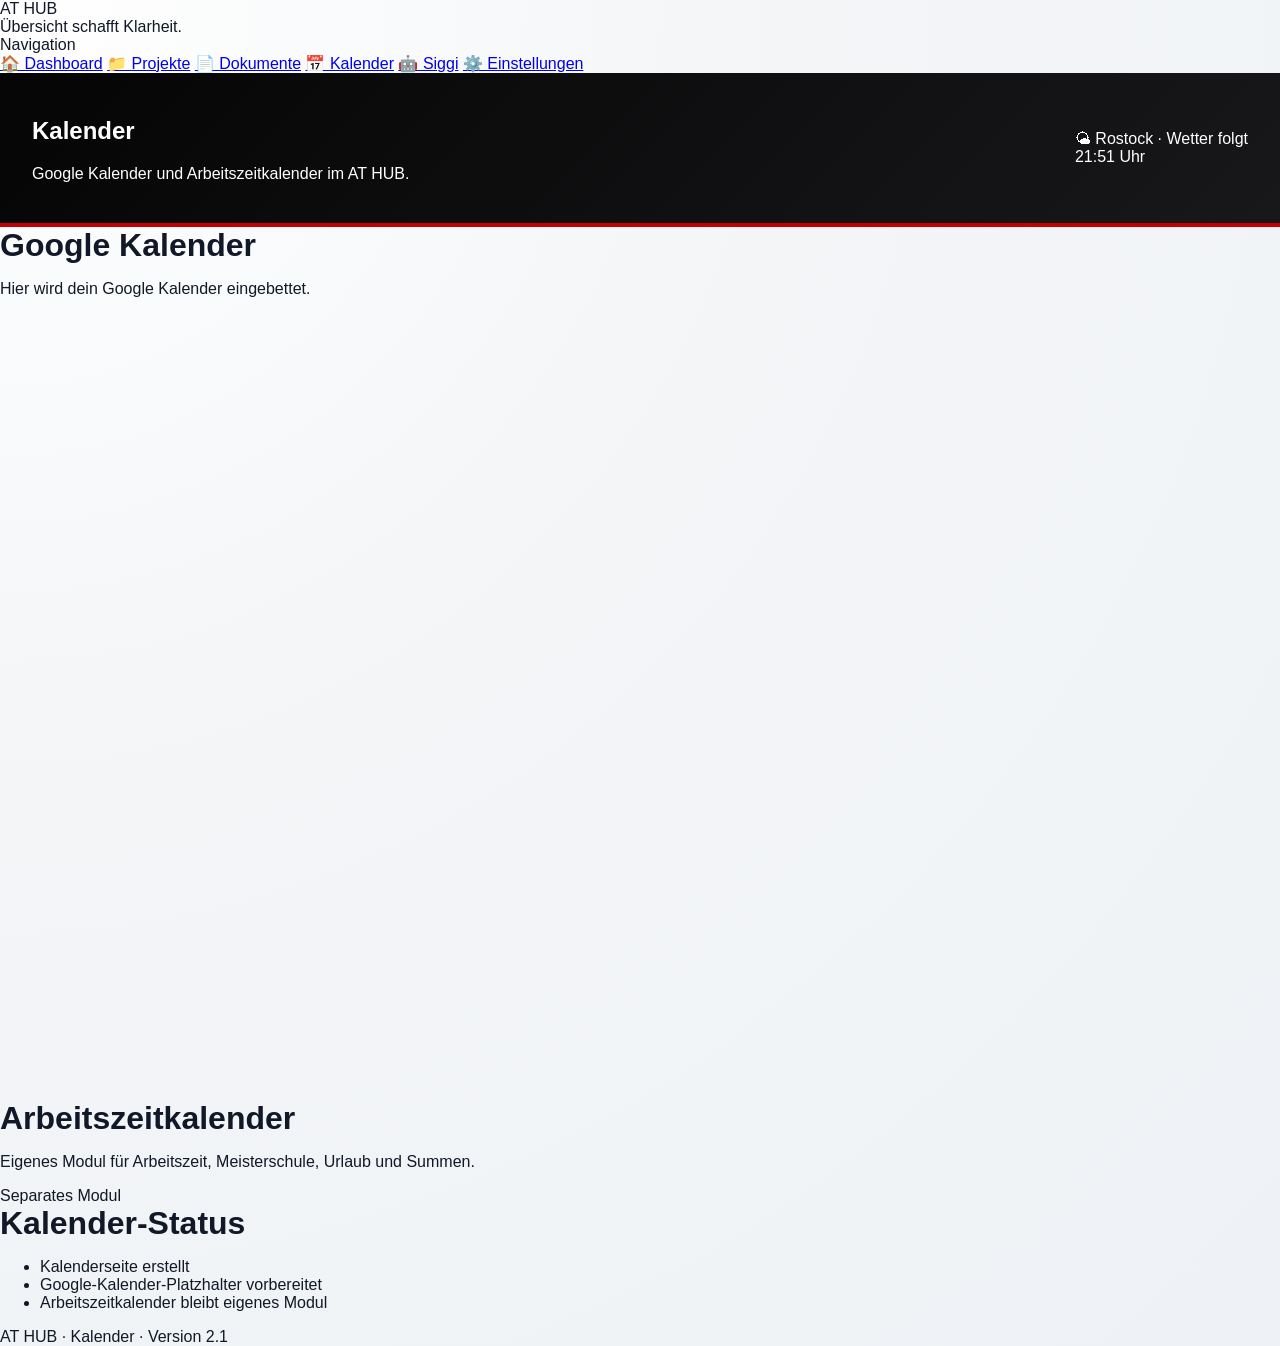
<file: kalender.html>
<!DOCTYPE html>
<html lang="de">
<head>
  <meta charset="UTF-8" />
  <meta name="viewport" content="width=device-width, initial-scale=1.0" />
  <title>AT HUB · Kalender</title>
  <link rel="stylesheet" href="css/style.css" />
</head>

<body>

  <div class="app">

    <aside class="sidebar">
      <div class="logo">AT HUB</div>
      <div class="motto">Übersicht schafft Klarheit.</div>

      <div class="nav-title">Navigation</div>
      <a class="nav-link" href="index.html">🏠 Dashboard</a>
      <a class="nav-link" href="projekte.html">📁 Projekte</a>
      <a class="nav-link" href="dokumente.html">📄 Dokumente</a>
      <a class="nav-link active" href="kalender.html">📅 Kalender</a>
      <a class="nav-link" href="ki.html">🤖 Siggi</a>
      <a class="nav-link" href="einstellungen.html">⚙️ Einstellungen</a>
    </aside>

    <main class="content">

      <section class="topbar">
        <div>
          <h1>Kalender</h1>
          <p>Google Kalender und Arbeitszeitkalender im AT HUB.</p>
        </div>

        <div class="top-status">
          <div>🌤 Rostock · Wetter folgt</div>
          <div id="topClock">--:-- Uhr</div>
        </div>
      </section>

      <section class="panel">
        <h2>Google Kalender</h2>
        <p>Hier wird dein Google Kalender eingebettet.</p>

      <div class="calendar-frame">
  <iframe 
    src="https://calendar.google.com/calendar/embed?src=herrthiel.hro%40gmail.com&ctz=Europe%2FBerlin"
    style="border: 0;"
    width="100%"
    height="760"
    frameborder="0"
    scrolling="no">
  </iframe>
</div>
        </div>
      </section>

      <section class="dashboard" style="margin-top: 22px;">
        <div class="panel">
          <h2>Arbeitszeitkalender</h2>
          <p>Eigenes Modul für Arbeitszeit, Meisterschule, Urlaub und Summen.</p>
          <span class="status">Separates Modul</span>
        </div>

        <div class="panel">
          <h2>Kalender-Status</h2>
          <ul>
            <li>Kalenderseite erstellt</li>
            <li>Google-Kalender-Platzhalter vorbereitet</li>
            <li>Arbeitszeitkalender bleibt eigenes Modul</li>
          </ul>
        </div>
      </section>

      <footer>
        AT HUB · Kalender · Version 2.1
      </footer>

    </main>

  </div>

  <script src="js/script.js"></script>

</body>
</html>
</file>
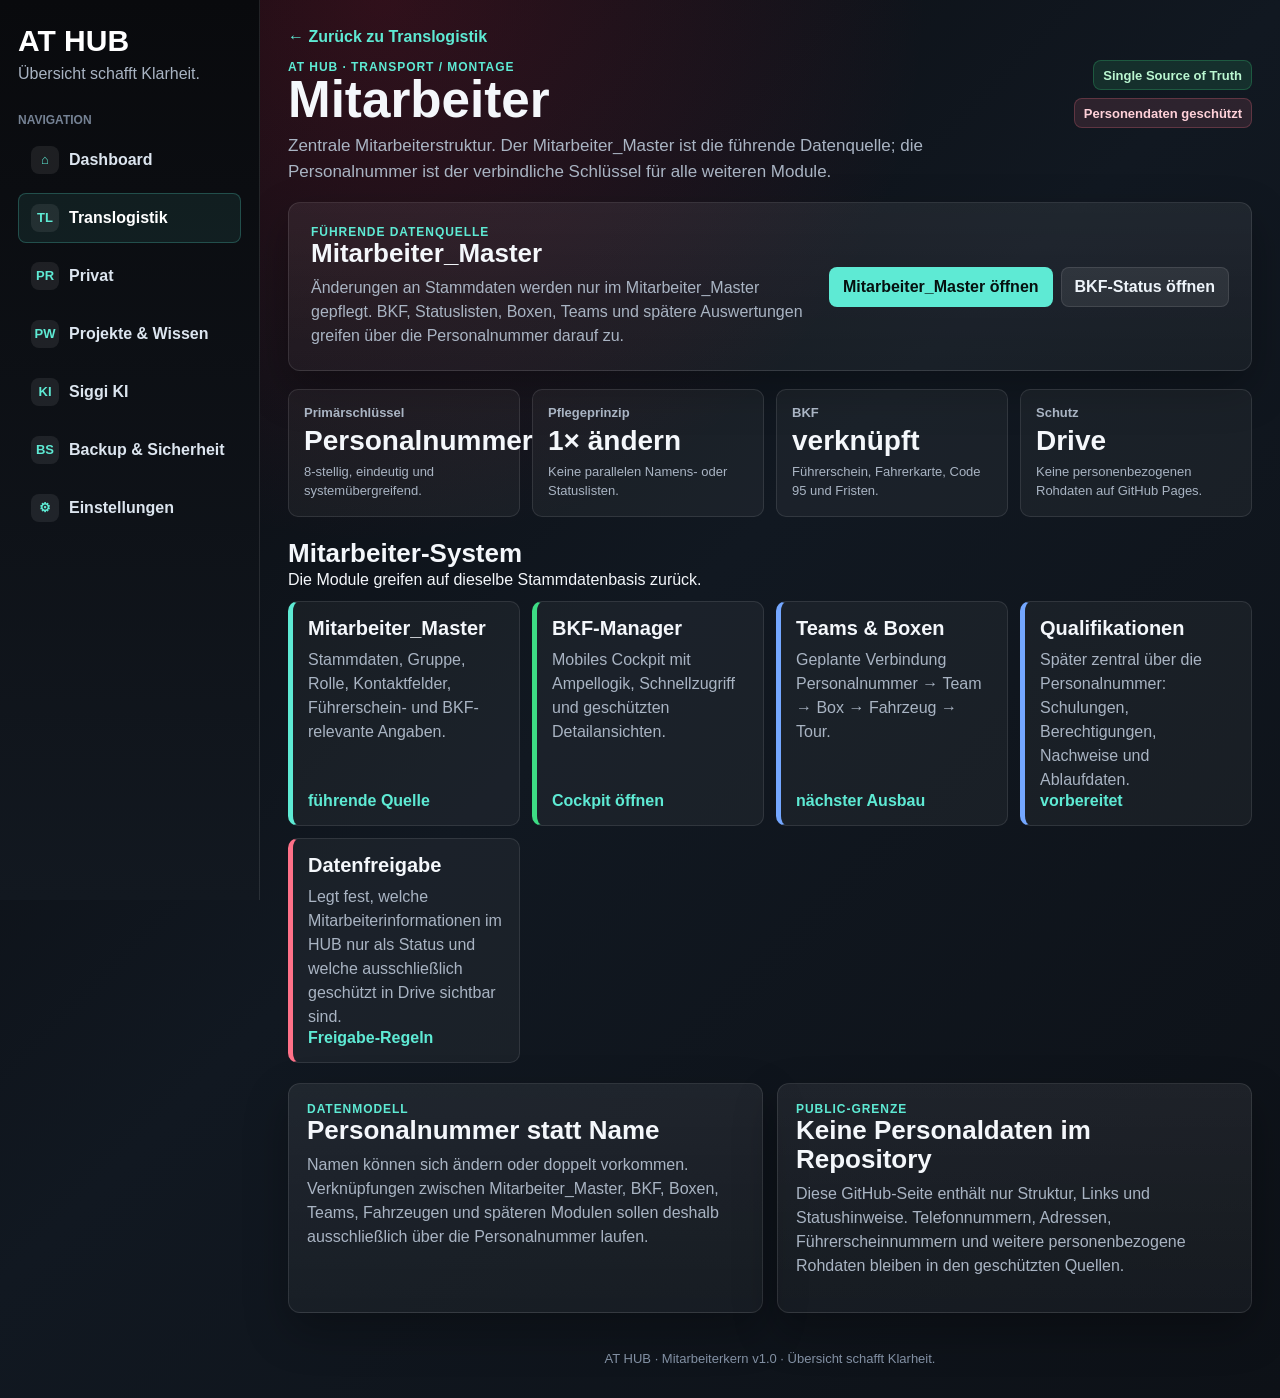
<file: mitarbeiter.html>
<!doctype html>
<html lang="de">
<head>
  <meta charset="utf-8">
  <meta name="viewport" content="width=device-width,initial-scale=1,viewport-fit=cover">
  <meta name="theme-color" content="#0b0d10">
  <title>AT HUB · Mitarbeiter</title>
  <link rel="stylesheet" href="hub.css">
</head>
<body>
<div class="shell">
  <aside class="sidebar">
    <a class="brand" href="index.html">AT HUB</a>
    <div class="motto">Übersicht schafft Klarheit.</div>
    <div class="nav-label">Navigation</div>
    <nav class="nav" aria-label="Hauptnavigation">
      <a href="index.html" data-page="dashboard"><span class="nav-icon">⌂</span><span>Dashboard</span></a>
      <a href="translogistik.html" data-page="translogistik" class="active"><span class="nav-icon">TL</span><span>Translogistik</span></a>
      <a href="privat.html" data-page="privat"><span class="nav-icon">PR</span><span>Privat</span></a>
      <a href="projekte-wissen.html" data-page="wissen"><span class="nav-icon">PW</span><span>Projekte & Wissen</span></a>
      <a href="siggi.html" data-page="siggi"><span class="nav-icon">KI</span><span>Siggi KI</span></a>
      <a href="backup-sicherheit.html" data-page="backup"><span class="nav-icon">BS</span><span>Backup & Sicherheit</span></a>
      <a href="einstellungen-hub.html" data-page="settings"><span class="nav-icon">⚙</span><span>Einstellungen</span></a>
    </nav>
  </aside>

  <main class="content">
    <a class="back" href="translogistik.html">← Zurück zu Translogistik</a>

    <div class="topbar">
      <div>
        <div class="eyebrow">AT HUB · TRANSPORT / MONTAGE</div>
        <h1>Mitarbeiter</h1>
        <p class="lead">Zentrale Mitarbeiterstruktur. Der Mitarbeiter_Master ist die führende Datenquelle; die Personalnummer ist der verbindliche Schlüssel für alle weiteren Module.</p>
      </div>
      <div class="status-stack">
        <span class="badge safe">Single Source of Truth</span>
        <span class="badge lock">Personendaten geschützt</span>
      </div>
    </div>

    <section class="hero">
      <div>
        <div class="eyebrow">FÜHRENDE DATENQUELLE</div>
        <h2>Mitarbeiter_Master</h2>
        <p class="subtle">Änderungen an Stammdaten werden nur im Mitarbeiter_Master gepflegt. BKF, Statuslisten, Boxen, Teams und spätere Auswertungen greifen über die Personalnummer darauf zu.</p>
      </div>
      <div class="hero-actions">
        <a class="primary-btn" href="https://docs.google.com/spreadsheets/d/1WYgh2XPyrQJ1USoEV56LZhsAKcF9AzQmntwdfik943Y/edit?usp=drivesdk" target="_blank" rel="noopener noreferrer">Mitarbeiter_Master öffnen</a>
        <a class="secondary-btn" href="https://docs.google.com/spreadsheets/d/1d15_YpaeWthTHFiGiiyVT_990v9n_JuWL2WTGPTy9Ic/edit?usp=drivesdk" target="_blank" rel="noopener noreferrer">BKF-Status öffnen</a>
      </div>
    </section>

    <div class="kpi-grid">
      <article class="kpi">
        <span>Primärschlüssel</span>
        <strong>Personalnummer</strong>
        <small>8-stellig, eindeutig und systemübergreifend.</small>
      </article>
      <article class="kpi">
        <span>Pflegeprinzip</span>
        <strong>1× ändern</strong>
        <small>Keine parallelen Namens- oder Statuslisten.</small>
      </article>
      <article class="kpi">
        <span>BKF</span>
        <strong>verknüpft</strong>
        <small>Führerschein, Fahrerkarte, Code 95 und Fristen.</small>
      </article>
      <article class="kpi">
        <span>Schutz</span>
        <strong>Drive</strong>
        <small>Keine personenbezogenen Rohdaten auf GitHub Pages.</small>
      </article>
    </div>

    <section class="section-title">
      <div>
        <h2>Mitarbeiter-System</h2>
        <p>Die Module greifen auf dieselbe Stammdatenbasis zurück.</p>
      </div>
    </section>

    <div class="module-grid">
      <a class="module module-safe" href="https://docs.google.com/spreadsheets/d/1WYgh2XPyrQJ1USoEV56LZhsAKcF9AzQmntwdfik943Y/edit?usp=drivesdk" target="_blank" rel="noopener noreferrer">
        <strong>Mitarbeiter_Master</strong>
        <span>Stammdaten, Gruppe, Rolle, Kontaktfelder, Führerschein- und BKF-relevante Angaben.</span>
        <em>führende Quelle</em>
      </a>

      <a class="module module-work" href="bkf.html">
        <strong>BKF-Manager</strong>
        <span>Mobiles Cockpit mit Ampellogik, Schnellzugriff und geschützten Detailansichten.</span>
        <em>Cockpit öffnen</em>
      </a>

      <div class="module module-info">
        <strong>Teams & Boxen</strong>
        <span>Geplante Verbindung Personalnummer → Team → Box → Fahrzeug → Tour.</span>
        <em>nächster Ausbau</em>
      </div>

      <div class="module module-info">
        <strong>Qualifikationen</strong>
        <span>Später zentral über die Personalnummer: Schulungen, Berechtigungen, Nachweise und Ablaufdaten.</span>
        <em>vorbereitet</em>
      </div>

      <a class="module module-warn" href="https://docs.google.com/spreadsheets/d/1qKwXimipjuzNYaLTQLPjqeUhBv1ZwWlF7k2uiBNqElY/edit" target="_blank" rel="noopener noreferrer">
        <strong>Datenfreigabe</strong>
        <span>Legt fest, welche Mitarbeiterinformationen im HUB nur als Status und welche ausschließlich geschützt in Drive sichtbar sind.</span>
        <em>Freigabe-Regeln</em>
      </a>
    </div>

    <section class="split">
      <article class="panel">
        <div class="eyebrow">DATENMODELL</div>
        <h2>Personalnummer statt Name</h2>
        <p>Namen können sich ändern oder doppelt vorkommen. Verknüpfungen zwischen Mitarbeiter_Master, BKF, Boxen, Teams, Fahrzeugen und späteren Modulen sollen deshalb ausschließlich über die Personalnummer laufen.</p>
      </article>

      <article class="panel">
        <div class="eyebrow">PUBLIC-GRENZE</div>
        <h2>Keine Personaldaten im Repository</h2>
        <p>Diese GitHub-Seite enthält nur Struktur, Links und Statushinweise. Telefonnummern, Adressen, Führerscheinnummern und weitere personenbezogene Rohdaten bleiben in den geschützten Quellen.</p>
      </article>
    </section>

    <footer>AT HUB · Mitarbeiterkern v1.0 · Übersicht schafft Klarheit.</footer>
  </main>
</div>
<script src="hub-sync.js"></script>
</body>
</html>
</file>
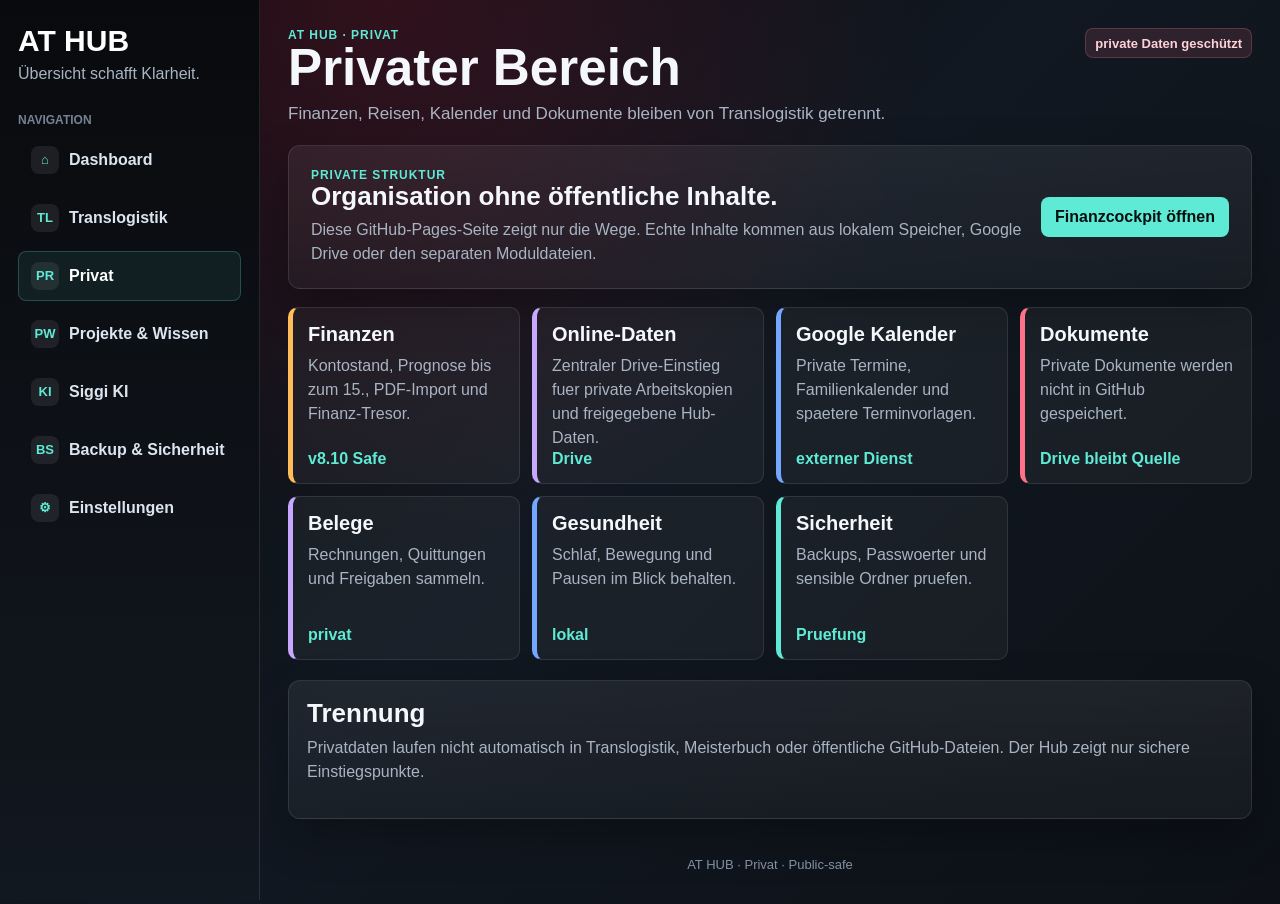
<file: privat.html>
<!doctype html>
<html lang="de">
<head>
  <meta charset="utf-8">
  <meta name="viewport" content="width=device-width,initial-scale=1,viewport-fit=cover">
  <meta name="theme-color" content="#0b0d10">
  <title>AT HUB · Privat</title>
  <link rel="stylesheet" href="hub.css">
</head>
<body>
<div class="shell">
  <aside class="sidebar">
    <a class="brand" href="index.html">AT HUB</a><div class="motto">Übersicht schafft Klarheit.</div>
    <div class="nav-label">Navigation</div>
    <nav class="nav">
      <a href="index.html" data-page="dashboard"><span class="nav-icon">⌂</span><span>Dashboard</span></a>
      <a href="translogistik.html" data-page="translogistik"><span class="nav-icon">TL</span><span>Translogistik</span></a>
      <a href="privat.html" data-page="privat" class="active"><span class="nav-icon">PR</span><span>Privat</span></a>
      <a href="projekte-wissen.html" data-page="wissen"><span class="nav-icon">PW</span><span>Projekte & Wissen</span></a>
      <a href="siggi.html" data-page="siggi"><span class="nav-icon">KI</span><span>Siggi KI</span></a>
      <a href="backup-sicherheit.html" data-page="backup"><span class="nav-icon">BS</span><span>Backup & Sicherheit</span></a>
      <a href="einstellungen-hub.html" data-page="settings"><span class="nav-icon">⚙</span><span>Einstellungen</span></a>
    </nav>
  </aside>
  <main class="content">
    <div class="topbar"><div><div class="eyebrow">AT HUB · PRIVAT</div><h1>Privater Bereich</h1><p class="lead">Finanzen, Reisen, Kalender und Dokumente bleiben von Translogistik getrennt.</p></div><span class="badge lock">private Daten geschützt</span></div>
    <section class="hero"><div><div class="eyebrow">PRIVATE STRUKTUR</div><h2>Organisation ohne öffentliche Inhalte.</h2><p class="subtle">Diese GitHub-Pages-Seite zeigt nur die Wege. Echte Inhalte kommen aus lokalem Speicher, Google Drive oder den separaten Moduldateien.</p></div><div class="hero-actions"><a class="primary-btn" href="finanzen.html">Finanzcockpit öffnen</a></div></section>
    <div class="module-grid">
      <a class="module module-money" href="finanzen.html"><strong>Finanzen</strong><span>Kontostand, Prognose bis zum 15., PDF-Import und Finanz-Tresor.</span><em>v8.10 Safe</em></a>
      <a class="module module-private" target="_blank" rel="noopener noreferrer" href="https://drive.google.com/drive/folders/1_gGD9l6rOtXeI-fR3-jDnz3sCQzdpbnr"><strong>Online-Daten</strong><span>Zentraler Drive-Einstieg fuer private Arbeitskopien und freigegebene Hub-Daten.</span><em>Drive</em></a>
      <a class="module module-info" target="_blank" rel="noopener noreferrer" href="https://calendar.google.com/calendar/u/0/r"><strong>Google Kalender</strong><span>Private Termine, Familienkalender und spaetere Terminvorlagen.</span><em>externer Dienst</em></a>
      <div class="module module-warn"><strong>Dokumente</strong><span>Private Dokumente werden nicht in GitHub gespeichert.</span><em>Drive bleibt Quelle</em></div>
      <div class="module module-private"><strong>Belege</strong><span>Rechnungen, Quittungen und Freigaben sammeln.</span><em>privat</em></div>
      <div class="module module-info"><strong>Gesundheit</strong><span>Schlaf, Bewegung und Pausen im Blick behalten.</span><em>lokal</em></div>
      <div class="module module-safe"><strong>Sicherheit</strong><span>Backups, Passwoerter und sensible Ordner pruefen.</span><em>Pruefung</em></div>
    </div>
    <section class="panel"><h2>Trennung</h2><p>Privatdaten laufen nicht automatisch in Translogistik, Meisterbuch oder öffentliche GitHub-Dateien. Der Hub zeigt nur sichere Einstiegspunkte.</p></section>
    <footer>AT HUB · Privat · Public-safe</footer>
  </main>
</div>
<script src="hub-sync.js"></script>
</body>
</html>
</file>
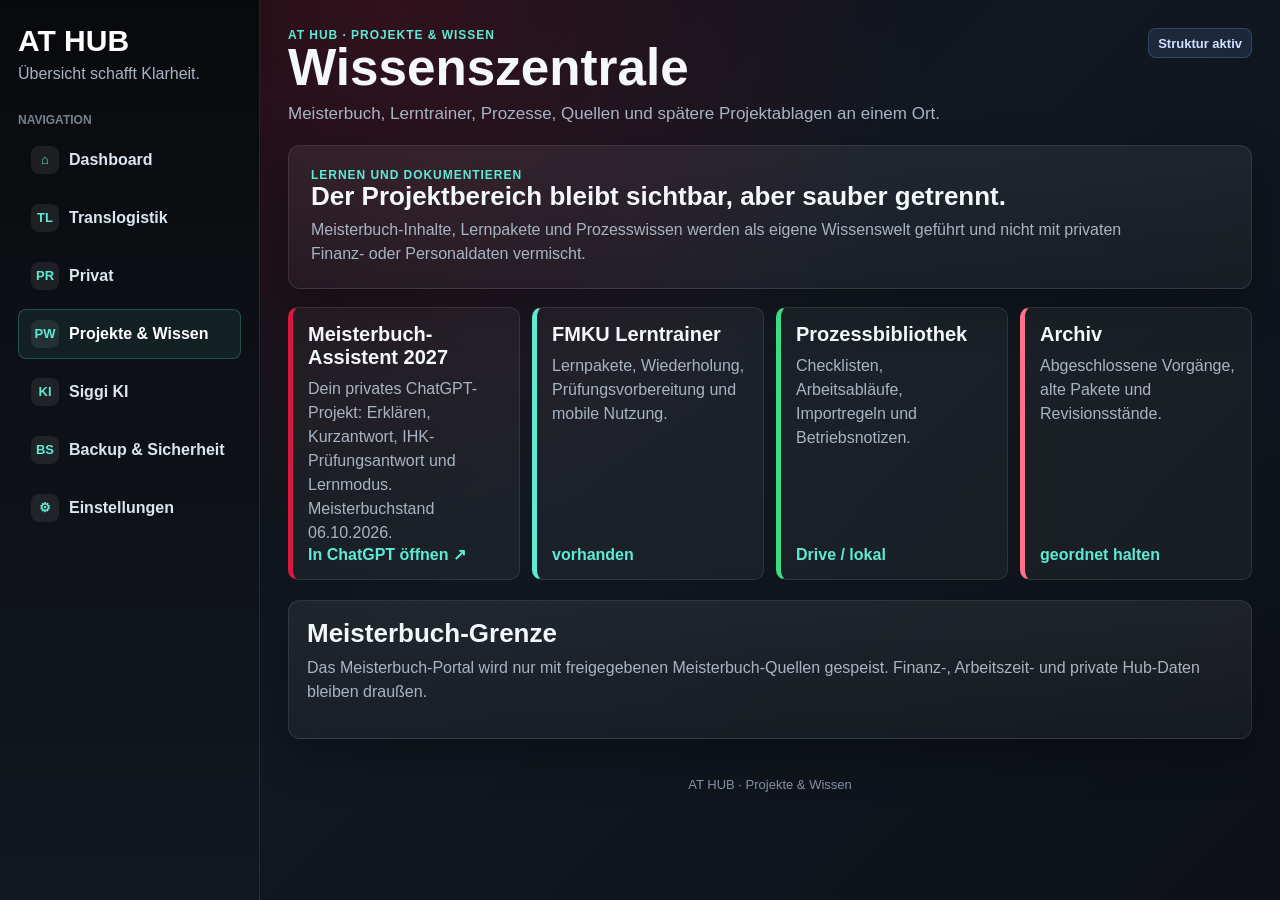
<file: projekte-wissen.html>
<!doctype html>
<html lang="de">
<head>
  <meta charset="utf-8">
  <meta name="viewport" content="width=device-width,initial-scale=1,viewport-fit=cover">
  <meta name="theme-color" content="#0b0d10">
  <title>AT HUB · Projekte & Wissen</title>
  <link rel="stylesheet" href="hub.css">
</head>
<body>
<div class="shell">
  <aside class="sidebar">
    <a class="brand" href="index.html">AT HUB</a><div class="motto">Übersicht schafft Klarheit.</div>
    <div class="nav-label">Navigation</div>
    <nav class="nav">
      <a href="index.html" data-page="dashboard"><span class="nav-icon">⌂</span><span>Dashboard</span></a>
      <a href="translogistik.html" data-page="translogistik"><span class="nav-icon">TL</span><span>Translogistik</span></a>
      <a href="privat.html" data-page="privat"><span class="nav-icon">PR</span><span>Privat</span></a>
      <a href="projekte-wissen.html" data-page="wissen" class="active"><span class="nav-icon">PW</span><span>Projekte & Wissen</span></a>
      <a href="siggi.html" data-page="siggi"><span class="nav-icon">KI</span><span>Siggi KI</span></a>
      <a href="backup-sicherheit.html" data-page="backup"><span class="nav-icon">BS</span><span>Backup & Sicherheit</span></a>
      <a href="einstellungen-hub.html" data-page="settings"><span class="nav-icon">⚙</span><span>Einstellungen</span></a>
    </nav>
  </aside>
  <main class="content">
    <div class="topbar"><div><div class="eyebrow">AT HUB · PROJEKTE & WISSEN</div><h1>Wissenszentrale</h1><p class="lead">Meisterbuch, Lerntrainer, Prozesse, Quellen und spätere Projektablagen an einem Ort.</p></div><span class="badge sync">Struktur aktiv</span></div>
    <section class="hero"><div><div class="eyebrow">LERNEN UND DOKUMENTIEREN</div><h2>Der Projektbereich bleibt sichtbar, aber sauber getrennt.</h2><p class="subtle">Meisterbuch-Inhalte, Lernpakete und Prozesswissen werden als eigene Wissenswelt geführt und nicht mit privaten Finanz- oder Personaldaten vermischt.</p></div></section>
    <div class="module-grid">
      <a class="module module-ai" target="_blank" rel="noopener noreferrer" href="https://chatgpt.com/g/g-p-6ac491056b1c8191afe016817e76313a/project">
        <strong>Meisterbuch-Assistent 2027</strong>
        <span>Dein privates ChatGPT-Projekt: Erklären, Kurzantwort, IHK-Prüfungsantwort und Lernmodus. Meisterbuchstand 06.10.2026.</span>
        <em>In ChatGPT öffnen ↗</em>
      </a>
      <div class="module module-safe"><strong>FMKU Lerntrainer</strong><span>Lernpakete, Wiederholung, Prüfungsvorbereitung und mobile Nutzung.</span><em>vorhanden</em></div>
      <div class="module module-work"><strong>Prozessbibliothek</strong><span>Checklisten, Arbeitsabläufe, Importregeln und Betriebsnotizen.</span><em>Drive / lokal</em></div>
      <div class="module module-warn"><strong>Archiv</strong><span>Abgeschlossene Vorgänge, alte Pakete und Revisionsstände.</span><em>geordnet halten</em></div>
    </div>
    <section class="panel"><h2>Meisterbuch-Grenze</h2><p>Das Meisterbuch-Portal wird nur mit freigegebenen Meisterbuch-Quellen gespeist. Finanz-, Arbeitszeit- und private Hub-Daten bleiben draußen.</p></section>
    <footer>AT HUB · Projekte & Wissen</footer>
  </main>
</div>
<script src="hub-sync.js"></script>
</body>
</html>
</file>
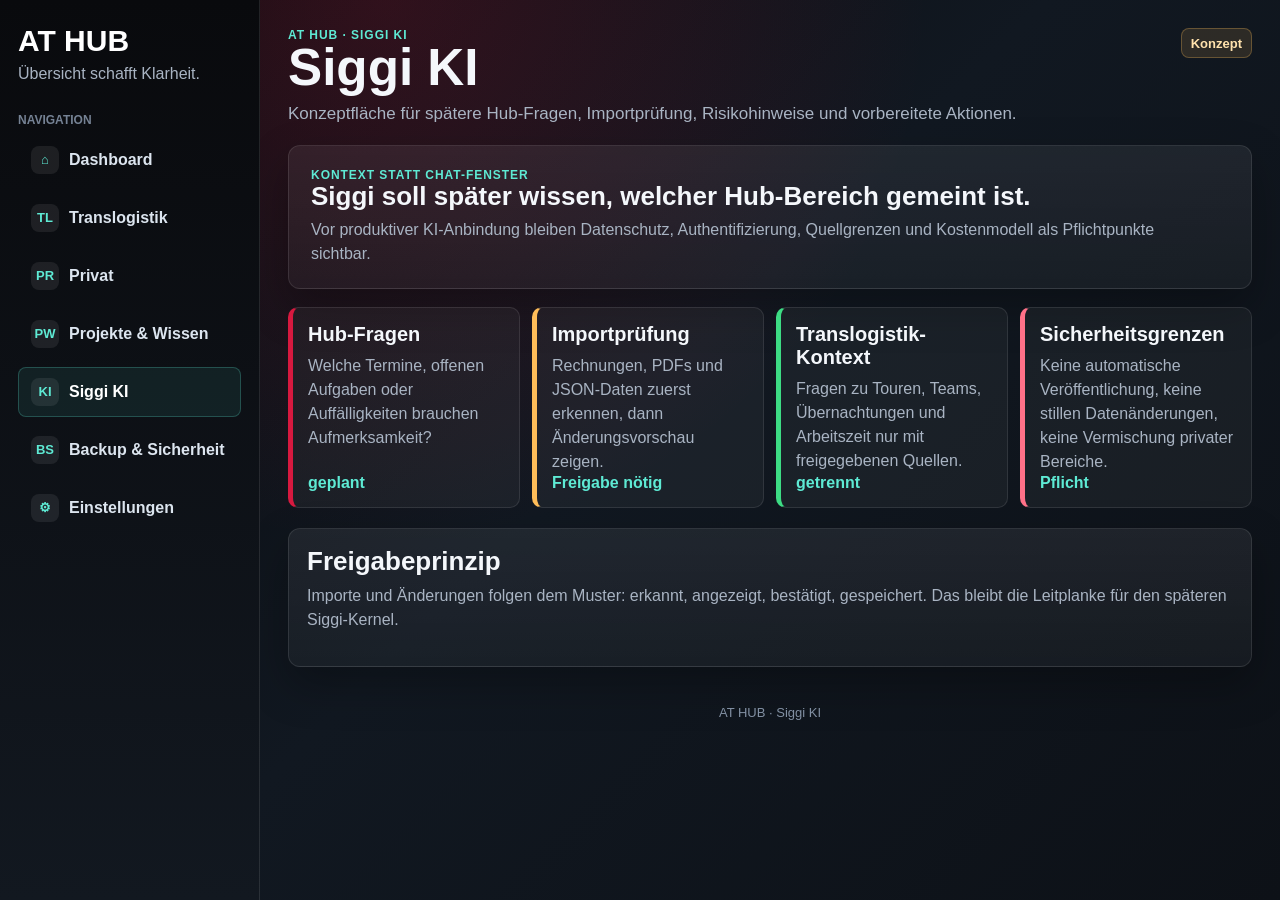
<file: siggi.html>
<!doctype html>
<html lang="de">
<head>
  <meta charset="utf-8">
  <meta name="viewport" content="width=device-width,initial-scale=1,viewport-fit=cover">
  <meta name="theme-color" content="#0b0d10">
  <title>AT HUB · Siggi KI</title>
  <link rel="stylesheet" href="hub.css">
</head>
<body>
<div class="shell">
  <aside class="sidebar">
    <a class="brand" href="index.html">AT HUB</a><div class="motto">Übersicht schafft Klarheit.</div>
    <div class="nav-label">Navigation</div>
    <nav class="nav">
      <a href="index.html" data-page="dashboard"><span class="nav-icon">⌂</span><span>Dashboard</span></a>
      <a href="translogistik.html" data-page="translogistik"><span class="nav-icon">TL</span><span>Translogistik</span></a>
      <a href="privat.html" data-page="privat"><span class="nav-icon">PR</span><span>Privat</span></a>
      <a href="projekte-wissen.html" data-page="wissen"><span class="nav-icon">PW</span><span>Projekte & Wissen</span></a>
      <a href="siggi.html" data-page="siggi" class="active"><span class="nav-icon">KI</span><span>Siggi KI</span></a>
      <a href="backup-sicherheit.html" data-page="backup"><span class="nav-icon">BS</span><span>Backup & Sicherheit</span></a>
      <a href="einstellungen-hub.html" data-page="settings"><span class="nav-icon">⚙</span><span>Einstellungen</span></a>
    </nav>
  </aside>
  <main class="content">
    <div class="topbar"><div><div class="eyebrow">AT HUB · SIGGI KI</div><h1>Siggi KI</h1><p class="lead">Konzeptfläche für spätere Hub-Fragen, Importprüfung, Risikohinweise und vorbereitete Aktionen.</p></div><span class="badge open">Konzept</span></div>
    <section class="hero"><div><div class="eyebrow">KONTEXT STATT CHAT-FENSTER</div><h2>Siggi soll später wissen, welcher Hub-Bereich gemeint ist.</h2><p class="subtle">Vor produktiver KI-Anbindung bleiben Datenschutz, Authentifizierung, Quellgrenzen und Kostenmodell als Pflichtpunkte sichtbar.</p></div></section>
    <div class="module-grid">
      <div class="module module-ai"><strong>Hub-Fragen</strong><span>Welche Termine, offenen Aufgaben oder Auffälligkeiten brauchen Aufmerksamkeit?</span><em>geplant</em></div>
      <div class="module module-money"><strong>Importprüfung</strong><span>Rechnungen, PDFs und JSON-Daten zuerst erkennen, dann Änderungsvorschau zeigen.</span><em>Freigabe nötig</em></div>
      <div class="module module-work"><strong>Translogistik-Kontext</strong><span>Fragen zu Touren, Teams, Übernachtungen und Arbeitszeit nur mit freigegebenen Quellen.</span><em>getrennt</em></div>
      <div class="module module-warn"><strong>Sicherheitsgrenzen</strong><span>Keine automatische Veröffentlichung, keine stillen Datenänderungen, keine Vermischung privater Bereiche.</span><em>Pflicht</em></div>
    </div>
    <section class="panel"><h2>Freigabeprinzip</h2><p>Importe und Änderungen folgen dem Muster: erkannt, angezeigt, bestätigt, gespeichert. Das bleibt die Leitplanke für den späteren Siggi-Kernel.</p></section>
    <footer>AT HUB · Siggi KI</footer>
  </main>
</div>
<script src="hub-sync.js"></script>
</body>
</html>
</file>
<file: hub.css>
:root{
  --bg:#0b0d10;
  --surface:#11161d;
  --surface-2:#161d26;
  --panel:#1b232e;
  --panel-soft:#202a36;
  --ink:#f4f7fb;
  --muted:#a9b4c3;
  --line:rgba(255,255,255,.1);
  --brand:#d7193f;
  --brand-2:#5eead4;
  --work:#3ddc84;
  --blue:#74a7ff;
  --amber:#ffbd59;
  --purple:#c7a7ff;
  --danger:#ff7188;
  --shadow:0 18px 44px rgba(0,0,0,.28);
}

*{box-sizing:border-box}

html{min-height:100%}

body{
  margin:0;
  min-height:100vh;
  font-family:Arial,Helvetica,sans-serif;
  background:
    radial-gradient(circle at 30% 0%, rgba(215,25,63,.18), transparent 34rem),
    linear-gradient(135deg,#090a0d 0%,#111821 48%,#0d1117 100%);
  color:var(--ink);
}

a{color:inherit}

.shell{
  display:grid;
  grid-template-columns:260px minmax(0,1fr);
  min-height:100vh;
}

.sidebar{
  position:sticky;
  top:0;
  height:100vh;
  padding:24px 18px;
  background:linear-gradient(180deg,#090a0d,#121820);
  border-right:1px solid var(--line);
}

.brand{
  display:block;
  color:#fff;
  font-size:30px;
  font-weight:900;
  letter-spacing:0;
  text-decoration:none;
}

.motto{
  margin-top:5px;
  color:var(--muted);
  line-height:1.35;
}

.nav-label{
  margin-top:28px;
  margin-bottom:8px;
  color:#758294;
  font-size:12px;
  font-weight:800;
  text-transform:uppercase;
}

.nav{
  display:grid;
  gap:8px;
}

.nav a{
  display:flex;
  align-items:center;
  gap:10px;
  min-height:44px;
  padding:10px 12px;
  border:1px solid transparent;
  border-radius:8px;
  color:#dce5ef;
  text-decoration:none;
  font-weight:800;
}

.nav a:hover,
.nav a.active{
  border-color:rgba(94,234,212,.24);
  background:rgba(94,234,212,.08);
  color:#fff;
}

.nav-icon{
  display:grid;
  place-items:center;
  width:28px;
  min-width:28px;
  height:28px;
  border-radius:8px;
  background:rgba(255,255,255,.08);
  color:var(--brand-2);
  font-size:13px;
  font-weight:900;
}

.content{
  width:min(1480px,100%);
  padding:28px;
}

.topbar{
  display:flex;
  align-items:flex-start;
  justify-content:space-between;
  gap:18px;
  margin-bottom:18px;
}

.eyebrow{
  color:var(--brand-2);
  font-size:12px;
  font-weight:900;
  letter-spacing:.08em;
  text-transform:uppercase;
}

h1,h2,h3,p{margin-top:0}

h1{
  margin-bottom:8px;
  font-size:clamp(30px,4vw,52px);
  line-height:1;
}

h2{
  margin-bottom:8px;
  font-size:26px;
  line-height:1.1;
}

h3{
  margin-bottom:7px;
  font-size:19px;
}

.lead,
.subtle,
.panel p,
.module span,
.kpi small,
.data-item p{
  color:var(--muted);
  line-height:1.5;
}

.lead{
  max-width:760px;
  margin-bottom:0;
  font-size:17px;
}

.status-stack{
  display:flex;
  flex-wrap:wrap;
  justify-content:flex-end;
  gap:8px;
}

.badge{
  display:inline-flex;
  align-items:center;
  justify-content:center;
  min-height:30px;
  border-radius:8px;
  padding:5px 9px;
  background:rgba(255,255,255,.08);
  border:1px solid var(--line);
  color:#dce5ef;
  font-size:13px;
  font-weight:800;
  white-space:nowrap;
}

.badge.safe,
.badge.ok{background:rgba(61,220,132,.12);border-color:rgba(61,220,132,.24);color:#baf7d1}
.badge.lock{background:rgba(255,113,136,.12);border-color:rgba(255,113,136,.24);color:#ffd1d9}
.badge.sync{background:rgba(116,167,255,.12);border-color:rgba(116,167,255,.24);color:#d1e0ff}
.badge.open{background:rgba(255,189,89,.12);border-color:rgba(255,189,89,.28);color:#ffe2ad}

.hero,
.panel,
.wt-panel,
.wt-syncbar,
.wt-toolbar,
.wt-focusbar{
  border:1px solid var(--line);
  border-radius:12px;
  background:linear-gradient(180deg,rgba(255,255,255,.065),rgba(255,255,255,.035));
  box-shadow:var(--shadow);
}

.hero{
  display:grid;
  grid-template-columns:minmax(0,1fr) auto;
  gap:18px;
  align-items:center;
  padding:22px;
  margin-bottom:18px;
}

.hero h2{max-width:780px}
.hero p{max-width:860px;margin-bottom:0}

.hero-actions,
.actions,
.wt-actions{
  display:flex;
  flex-wrap:wrap;
  gap:8px;
  align-items:center;
}

.primary-btn,
.secondary-btn,
.danger-btn,
.wt-primary-btn,
button{
  min-height:40px;
  border:1px solid transparent;
  border-radius:8px;
  padding:9px 13px;
  font:inherit;
  font-weight:900;
  color:var(--ink);
  cursor:pointer;
  text-decoration:none;
  display:inline-flex;
  align-items:center;
  justify-content:center;
  gap:7px;
  white-space:nowrap;
}

.primary-btn,
.wt-primary-btn{
  background:var(--brand-2);
  color:#06100f;
}

.secondary-btn,
button{
  background:rgba(255,255,255,.08);
  border-color:var(--line);
  color:#eef4fa;
}

.danger-btn{
  background:rgba(255,113,136,.14);
  border-color:rgba(255,113,136,.28);
  color:#ffd7de;
}

.primary-btn:hover,
.wt-primary-btn:hover{filter:brightness(1.07)}
.secondary-btn:hover,
button:hover{background:rgba(94,234,212,.1);border-color:rgba(94,234,212,.35)}
.danger-btn:hover{background:rgba(255,113,136,.2)}

.kpi-grid,
.module-grid,
.data-list,
.wt-kpis{
  display:grid;
  grid-template-columns:repeat(auto-fit,minmax(220px,1fr));
  gap:12px;
  margin-bottom:20px;
}

.kpi,
.module,
.data-item{
  border:1px solid var(--line);
  border-radius:10px;
  background:rgba(255,255,255,.045);
  padding:15px;
}

.kpi span,
.data-item span{
  display:block;
  color:var(--muted);
  font-size:13px;
  font-weight:800;
}

.kpi strong{
  display:block;
  margin-top:5px;
  font-size:28px;
}

.kpi small{
  display:block;
  margin-top:5px;
  font-size:13px;
}

.section-title{
  display:flex;
  align-items:end;
  justify-content:space-between;
  gap:16px;
  margin:22px 0 12px;
}

.section-title h2{margin-bottom:4px}
.section-title p{margin-bottom:0}

.module{
  display:flex;
  flex-direction:column;
  min-height:164px;
  color:inherit;
  text-decoration:none;
  border-left:5px solid var(--brand);
  transition:transform .18s ease,border-color .18s ease,background .18s ease;
}

.module:hover{
  transform:translateY(-2px);
  background:rgba(255,255,255,.07);
  border-color:rgba(255,255,255,.15);
}

.module strong{
  display:block;
  font-size:20px;
}

.module span{
  display:block;
  margin-top:8px;
}

.module em{
  margin-top:auto;
  color:var(--brand-2);
  font-style:normal;
  font-weight:900;
}

.module-work{border-left-color:var(--work)}
.module-safe{border-left-color:var(--brand-2)}
.module-private{border-left-color:var(--purple)}
.module-money{border-left-color:var(--amber)}
.module-info{border-left-color:var(--blue)}
.module-warn{border-left-color:var(--danger)}
.module-ai{border-left-color:var(--brand)}

.module-list{
  display:grid;
  grid-template-columns:repeat(auto-fit,minmax(240px,1fr));
  gap:12px;
}

.split{
  display:grid;
  grid-template-columns:repeat(auto-fit,minmax(300px,1fr));
  gap:14px;
  margin-top:18px;
}

.panel{
  padding:18px;
  margin-bottom:16px;
}

.check-list{
  display:grid;
  gap:10px;
  margin-top:14px;
}

.check-list div{
  border:1px solid var(--line);
  border-radius:8px;
  background:rgba(255,255,255,.04);
  padding:11px;
}

.check-list strong,
.check-list span{display:block}
.check-list span{margin-top:3px;color:var(--muted);line-height:1.45}

footer{
  padding:22px 0 4px;
  color:#8290a3;
  text-align:center;
  font-size:13px;
}

/* Arbeitszeitkalender */
.back{
  display:inline-flex;
  margin-bottom:14px;
  color:var(--brand-2);
  font-weight:900;
  text-decoration:none;
}

.wt-content{max-width:1280px}
.wt-topbar{align-items:center}

.wt-syncbar,
.wt-toolbar,
.wt-focusbar{
  display:flex;
  justify-content:space-between;
  gap:14px;
  align-items:center;
  padding:14px 16px;
  margin-bottom:16px;
}

.wt-month-nav{
  display:flex;
  gap:8px;
  align-items:center;
}

.wt-month-button{
  min-width:190px;
}

.wt-weekdays,
.wt-calendar{
  display:grid;
  grid-template-columns:repeat(7,minmax(0,1fr));
  gap:8px;
}

.wt-weekdays{
  margin-bottom:8px;
  color:#8090a5;
  font-size:13px;
  font-weight:900;
  text-align:center;
}

.wt-day{
  min-height:96px;
  align-items:flex-start;
  justify-content:flex-start;
  white-space:normal;
  text-align:left;
  background:rgba(255,255,255,.05);
}

.wt-note{margin:12px 0 0}

.calendar-modal{
  position:fixed;
  inset:0;
  z-index:40;
  display:grid;
  place-items:start center;
  padding:28px 14px;
  overflow:auto;
  background:rgba(0,0,0,.66);
}

.calendar-modal[hidden]{display:none}

.calendar-modal-card{
  width:min(900px,100%);
  border:1px solid var(--line);
  border-radius:12px;
  background:#111821;
  box-shadow:0 28px 80px rgba(0,0,0,.42);
  padding:18px;
}

.wt-modal-head{
  display:flex;
  justify-content:space-between;
  gap:14px;
  margin-bottom:14px;
}

.wt-form{
  display:grid;
  grid-template-columns:repeat(2,minmax(0,1fr));
  gap:12px;
}

.wt-span2{grid-column:1 / -1}

label{
  display:grid;
  gap:6px;
  color:#dce5ef;
  font-weight:800;
}

input,
select,
textarea{
  width:100%;
  border:1px solid var(--line);
  border-radius:8px;
  padding:10px;
  background:#0d131a;
  color:var(--ink);
  font:inherit;
}

.wt-check{
  display:flex;
  align-items:center;
  gap:8px;
}

.wt-check input{
  width:auto;
}

.wt-subsection{
  padding:10px;
  border:1px solid var(--line);
  border-radius:8px;
  background:rgba(94,234,212,.06);
}

.wt-form-actions{
  display:flex;
  justify-content:space-between;
  gap:10px;
  align-items:center;
}

@media(max-width:900px){
  .shell{grid-template-columns:1fr}
  .sidebar{
    position:static;
    height:auto;
    padding:18px;
  }
  .nav{
    display:flex;
    overflow-x:auto;
    padding-bottom:4px;
  }
  .nav a{min-width:max-content}
  .content{padding:18px}
  .topbar,.hero{grid-template-columns:1fr;display:grid}
  .status-stack{justify-content:flex-start}
  .hero-actions{justify-content:flex-start}
}

@media(max-width:720px){
  .content{padding:14px}
  h1{font-size:34px}
  .kpi-grid,.module-grid,.module-list,.split{grid-template-columns:1fr}
  .hero,.panel{padding:15px}
  .wt-syncbar,.wt-toolbar,.wt-focusbar,.wt-form-actions{align-items:flex-start;flex-direction:column}
  .wt-weekdays{display:none}
  .wt-calendar{grid-template-columns:1fr}
  .wt-form{grid-template-columns:1fr}
  .wt-span2{grid-column:auto}
}


/* BKF Cockpit */
.bkf-content{max-width:1280px}
.bkf-hero{
  display:grid;
  grid-template-columns:minmax(0,1fr) auto;
  gap:18px;
  align-items:center;
  padding:20px;
  margin-bottom:18px;
  border:1px solid var(--line);
  border-radius:12px;
  background:linear-gradient(180deg,rgba(255,255,255,.065),rgba(255,255,255,.035));
  box-shadow:var(--shadow);
}
.bkf-hero p{margin:0;color:var(--muted);line-height:1.5}
.bkf-status-grid{
  display:grid;
  grid-template-columns:repeat(4,minmax(0,1fr));
  gap:12px;
  margin-bottom:22px;
}
.bkf-status{
  display:grid;
  grid-template-columns:auto minmax(0,1fr) auto;
  gap:12px;
  align-items:center;
  min-height:122px;
  padding:16px;
  border:1px solid var(--line);
  border-radius:12px;
  background:rgba(255,255,255,.05);
  color:inherit;
  text-decoration:none;
}
.bkf-status:hover{background:rgba(255,255,255,.08);transform:translateY(-1px)}
.bkf-dot{width:18px;height:18px;border-radius:50%}
.bkf-status-copy span{display:block;font-size:12px;font-weight:900;letter-spacing:.08em}
.bkf-status-copy strong{display:block;margin-top:4px;font-size:20px}
.bkf-status-copy small{display:block;margin-top:5px;color:var(--muted);line-height:1.4}
.bkf-arrow{font-size:30px;color:var(--muted)}
.bkf-red{border-left:5px solid #ff4d67}
.bkf-red .bkf-dot{background:#ff4d67}
.bkf-orange{border-left:5px solid #ff9f43}
.bkf-orange .bkf-dot{background:#ff9f43}
.bkf-yellow{border-left:5px solid #ffd84d}
.bkf-yellow .bkf-dot{background:#ffd84d}
.bkf-review{border-left:5px solid #74a7ff}
.bkf-review .bkf-dot{background:#74a7ff}
.bkf-action-grid{
  display:grid;
  grid-template-columns:repeat(2,minmax(0,1fr));
  gap:12px;
  margin-bottom:20px;
}
.bkf-action-card{
  display:flex;
  gap:14px;
  align-items:center;
  min-height:108px;
  padding:16px;
  border:1px solid var(--line);
  border-radius:12px;
  background:rgba(255,255,255,.045);
  color:inherit;
  text-decoration:none;
}
.bkf-action-card:hover{background:rgba(94,234,212,.08);border-color:rgba(94,234,212,.28)}
.bkf-action-card strong{display:block;font-size:20px}
.bkf-action-card p{margin:5px 0 0;color:var(--muted);line-height:1.45}
.bkf-icon{
  display:grid;
  place-items:center;
  width:48px;
  min-width:48px;
  height:48px;
  border-radius:12px;
  background:rgba(94,234,212,.1);
  border:1px solid rgba(94,234,212,.2);
  color:var(--brand-2);
  font-weight:900;
}
@media(max-width:1050px){
  .bkf-status-grid{grid-template-columns:repeat(2,minmax(0,1fr))}
}
@media(max-width:720px){
  .bkf-hero{grid-template-columns:1fr;padding:15px}
  .bkf-status-grid,.bkf-action-grid{grid-template-columns:1fr}
  .bkf-status{min-height:104px;padding:14px}
  .bkf-status-copy strong{font-size:19px}
  .bkf-action-card{min-height:92px;padding:14px}
  .bkf-icon{width:44px;min-width:44px;height:44px}
  .bkf-content .hero-actions{display:grid;grid-template-columns:1fr}
  .bkf-content .primary-btn,.bkf-content .secondary-btn{width:100%}
}


/* Dashboard Tagescockpit */
.daily-cockpit{
  margin-bottom:20px;
  padding:20px;
  border:1px solid var(--line);
  border-radius:14px;
  background:linear-gradient(180deg,rgba(94,234,212,.08),rgba(255,255,255,.035));
  box-shadow:var(--shadow);
}
.daily-head{
  display:flex;
  justify-content:space-between;
  align-items:flex-start;
  gap:16px;
  margin-bottom:14px;
}
.daily-head h2{margin:3px 0 6px}
.daily-head p{margin:0;color:var(--muted);line-height:1.45}
.daily-grid{
  display:grid;
  grid-template-columns:repeat(3,minmax(0,1fr));
  gap:10px;
}
.daily-card{
  display:flex;
  gap:12px;
  align-items:center;
  min-height:104px;
  padding:14px;
  border:1px solid var(--line);
  border-left:5px solid var(--brand-2);
  border-radius:11px;
  background:rgba(255,255,255,.045);
  color:inherit;
  text-decoration:none;
  transition:.18s ease;
}
.daily-card:hover{transform:translateY(-2px);background:rgba(255,255,255,.075)}
.daily-card small{display:block;color:var(--muted);font-weight:800}
.daily-card strong{display:block;margin-top:3px;font-size:18px}
.daily-card em{display:block;margin-top:6px;color:var(--brand-2);font-style:normal;font-size:13px;font-weight:900}
.daily-icon{
  display:grid;
  place-items:center;
  width:46px;
  min-width:46px;
  height:46px;
  border-radius:12px;
  background:rgba(255,255,255,.07);
  font-size:13px;
  font-weight:900;
}
.daily-danger{border-left-color:#ff4d67}
.daily-info{border-left-color:var(--blue)}
.daily-amber{border-left-color:var(--amber)}
.daily-purple{border-left-color:var(--purple)}
.daily-money{border-left-color:#7ee787}
.daily-note{
  margin-top:14px;
  padding-top:14px;
  border-top:1px solid var(--line);
}
.daily-note label{margin-bottom:7px}
.daily-note-row{display:grid;grid-template-columns:minmax(0,1fr) auto;gap:8px}
.daily-note small{display:block;margin-top:7px;color:var(--muted)}
@media(max-width:1050px){
  .daily-grid{grid-template-columns:repeat(2,minmax(0,1fr))}
}
@media(max-width:720px){
  .daily-cockpit{padding:14px}
  .daily-head{display:block}
  .daily-head .badge{margin-top:10px}
  .daily-grid{grid-template-columns:1fr}
  .daily-card{min-height:88px}
  .daily-note-row{grid-template-columns:1fr}
  .daily-note-row button{width:100%}
}


/* Google Kalender Widget */
.hub-calendar-widget{
  margin:0 0 20px;
  padding:18px;
  border:1px solid var(--line);
  border-radius:14px;
  background:linear-gradient(180deg,rgba(116,167,255,.08),rgba(255,255,255,.035));
  box-shadow:var(--shadow);
}
.hub-calendar-head{
  display:flex;
  justify-content:space-between;
  align-items:flex-start;
  gap:16px;
  margin-bottom:14px;
}
.hub-calendar-head h2{margin:3px 0 6px}
.hub-calendar-head p{margin:0;color:var(--muted);line-height:1.45}
.calendar-widget-setup{
  margin-bottom:12px;
  padding:14px;
  border:1px solid rgba(116,167,255,.25);
  border-radius:11px;
  background:rgba(116,167,255,.07);
}
.calendar-widget-setup p{margin:7px 0 12px;color:var(--muted);line-height:1.45}
.calendar-widget-setup code{font-size:12px}
.calendar-widget-setup small{display:block;margin-top:8px;color:var(--muted)}
.hub-calendar-frame-wrap{
  overflow:hidden;
  border:1px solid var(--line);
  border-radius:12px;
  background:#fff;
}
.hub-calendar-frame{
  width:100%;
  height:620px;
  display:block;
  background:#fff;
}
.hub-calendar-note{
  display:block;
  margin-top:9px;
  color:var(--muted);
  line-height:1.4;
}
@media(max-width:720px){
  .hub-calendar-widget{padding:14px}
  .hub-calendar-head{display:grid;grid-template-columns:1fr}
  .hub-calendar-head .hero-actions{display:grid;grid-template-columns:1fr}
  .hub-calendar-head .secondary-btn{width:100%}
  .hub-calendar-frame{height:520px}
}
</file>
<file: docs/styles.css>
:root{--b:#0b0b0b;--r:#b00020;--g:#168044;--a:#a86600;--bg:#f3f4f5;--line:#dfe2e5;--muted:#687078}
*{box-sizing:border-box}body{margin:0;font-family:Arial,Helvetica,sans-serif;background:var(--bg);color:#111}header{background:var(--b);color:#fff;border-bottom:5px solid var(--r);padding:18px 16px}header h1{margin:0;font-size:27px}header p{margin:4px 0 0;color:#bbb}
main{max-width:1000px;margin:auto;padding:16px 13px 45px}.eyebrow{font-size:11px;letter-spacing:.12em;font-weight:800;color:var(--r)}.hero{display:flex;justify-content:space-between;align-items:center}.hero h2{margin:4px 0 14px}.pill{background:#fff;border:1px solid var(--line);border-radius:999px;padding:8px 10px}
.panel,.heroCard{background:#fff;border:1px solid var(--line);border-radius:16px;padding:17px;margin-bottom:11px}.heroCard{border:2px solid var(--g)}.money{font-size:43px;font-weight:900;color:var(--g);margin:6px 0}.money.red,.red{color:var(--r)}.muted{color:var(--muted);font-size:13px;line-height:1.5}
.cards{display:grid;grid-template-columns:repeat(3,1fr);gap:9px;margin-bottom:11px}.cards article{background:#fff;border:1px solid var(--line);border-radius:13px;padding:13px}.cards span{display:block;font-size:11px;color:var(--muted)}.cards b{display:block;font-size:20px;margin-top:5px}
.tabs{display:flex;gap:7px;overflow:auto;padding:2px 0 10px}.tab{border:1px solid var(--line);background:#fff;border-radius:999px;padding:10px 13px;white-space:nowrap}.tab.active{background:#111;color:#fff}.pane{display:none}.pane.active{display:block}
.inputrow{display:grid;grid-template-columns:1fr auto;gap:8px;align-items:end}label{font-size:12px;color:var(--muted)}input,select{width:100%;font-size:16px;padding:10px;border:1px solid var(--line);border-radius:10px;margin-top:5px}
.btn{border:0;background:#111;color:#fff;border-radius:10px;padding:11px 14px;min-height:44px;cursor:pointer}.secondary{background:#e9eaec;color:#111}.actions{display:flex;flex-wrap:wrap;gap:8px;margin-top:10px}
.drop{display:grid;place-items:center;text-align:center;min-height:150px;border:2px dashed #aeb4b9;border-radius:13px;padding:18px;cursor:pointer;background:#fafafa}.drop.drag{border-color:var(--g);background:#eef8f2}.drop span{display:block;color:var(--muted);font-size:12px;margin-top:6px}.msg{font-size:13px;margin-top:10px}.good{color:var(--g)}.bad{color:var(--r)}
.due,.tx,.review{display:grid;grid-template-columns:1fr auto;gap:10px;padding:10px 0;border-bottom:1px solid #eee}.due small,.tx small,.review small{display:block;color:var(--muted);margin-top:3px}.right{text-align:right}.toggle{border:1px solid var(--line);background:#fff;border-radius:999px;padding:7px 9px;margin-top:6px}.toggle.on{background:#e6f5ec;color:var(--g)}
.review{display:block;border:1px solid var(--line);border-radius:11px;padding:11px;margin:8px 0}.review .head{display:flex;justify-content:space-between;gap:8px}.review select{margin-top:8px}
.balancePreview{display:flex;justify-content:space-between;align-items:center;gap:12px;background:#eef8f2;border:1px solid #b9dfc7;border-radius:11px;padding:12px;margin:10px 0}.balancePreview span{font-size:13px;color:var(--muted)}.balancePreview b{color:var(--g);font-size:20px}.importChoice{display:flex;align-items:center;gap:7px;margin-top:8px}.importChoice input{width:auto;margin:0}.status{font-weight:700}.status.new{color:var(--g)}.status.duplicate{color:var(--muted)}.status.possible{color:var(--a)}
@media(max-width:650px){.cards{grid-template-columns:repeat(2,1fr)}.money{font-size:38px}.inputrow{grid-template-columns:1fr}.hero{align-items:flex-start}}@media(max-width:360px){.cards{grid-template-columns:1fr}}
</file>
<file: Reisen/London_Bordeaux_2026/app-v4/styles.css>
:root{
  --bg:#ffffff;
  --panel:#ffffff;
  --soft:#f5f6f8;
  --ink:#151922;
  --muted:#667085;
  --line:#d8dee8;
  --brand:#b00020;
  --brand-dark:#870018;
  --ok:#126a43;
  --ok-soft:#e8f5ee;
  --warn:#a35d00;
  --warn-soft:#fff3df;
  --shadow:0 10px 24px rgba(17,24,39,.08);
}

*{box-sizing:border-box}

body{
  margin:0;
  background:var(--bg);
  color:var(--ink);
  font-family:Arial,Helvetica,sans-serif;
}

.app-header{
  background:#101114;
  color:#fff;
  border-bottom:5px solid var(--brand);
  padding:18px 16px;
  display:grid;
  grid-template-columns:1fr;
  gap:12px;
}

.eyebrow{
  margin:0 0 4px;
  color:#d0d5dd;
  font-size:13px;
  font-weight:700;
  text-transform:uppercase;
}

h1,h2,h3,p{margin-top:0}

h1{
  margin:0;
  font-size:26px;
  letter-spacing:0;
}

.app-header p:last-child{
  margin:5px 0 0;
  color:#e5e7eb;
}

.header-status{
  display:flex;
  flex-wrap:wrap;
  gap:8px;
}

.status-pill,.badge{
  display:inline-flex;
  align-items:center;
  min-height:30px;
  border-radius:8px;
  padding:5px 9px;
  background:var(--ok-soft);
  color:var(--ok);
  font-size:13px;
  font-weight:700;
}

.status-pill.muted,.badge.muted{
  background:#eef2f7;
  color:#344054;
}

.badge.warn{
  background:var(--warn-soft);
  color:var(--warn);
}

.tabbar{
  position:sticky;
  top:0;
  z-index:10;
  display:flex;
  gap:8px;
  overflow-x:auto;
  padding:10px;
  background:#fff;
  border-bottom:1px solid var(--line);
}

button,.button-link{
  min-height:44px;
  border:1px solid transparent;
  border-radius:8px;
  padding:10px 14px;
  background:#e9edf3;
  color:var(--ink);
  font-weight:700;
  text-decoration:none;
  cursor:pointer;
  display:inline-flex;
  align-items:center;
  justify-content:center;
  gap:8px;
  white-space:nowrap;
}

button:hover,button.active,.button-link:hover{
  background:var(--brand);
  color:#fff;
}

.button-link.compact{
  min-height:34px;
  padding:7px 9px;
  font-size:13px;
  margin:2px;
}

main{
  width:min(1180px,100%);
  margin:0 auto;
  padding:14px;
}

.screen{display:none}
.screen.active{display:block}

.panel,.card{
  background:var(--panel);
  border:1px solid var(--line);
  border-radius:8px;
  box-shadow:var(--shadow);
}

.panel{
  padding:16px;
  margin-bottom:14px;
}

.panel p,.card p{
  color:var(--muted);
  line-height:1.45;
}

.grid{
  display:grid;
  grid-template-columns:1fr;
  gap:12px;
}

.card{
  padding:14px;
}

.card h3{
  margin-bottom:6px;
}

.actions{
  display:flex;
  flex-wrap:wrap;
  gap:8px;
  margin-top:12px;
}

.quick-grid{
  display:grid;
  grid-template-columns:repeat(2,minmax(0,1fr));
  gap:10px;
}

.quick-grid button{
  min-height:64px;
  white-space:normal;
}

.meta-row{
  display:flex;
  flex-wrap:wrap;
  gap:6px;
  margin:8px 0;
}

.day-card{
  border-left:6px solid var(--brand);
}

details{
  border:1px solid var(--line);
  border-radius:8px;
  padding:10px;
  background:var(--soft);
  margin-top:10px;
}

summary{
  cursor:pointer;
  font-weight:700;
  min-height:34px;
  display:flex;
  align-items:center;
}

ul{
  margin:8px 0 0;
  padding-left:20px;
}

.table-wrap{
  overflow-x:auto;
  border:1px solid var(--line);
  border-radius:8px;
}

table{
  width:100%;
  min-width:760px;
  border-collapse:collapse;
  background:#fff;
}

th{
  background:#101114;
  color:#fff;
  text-align:left;
  padding:10px;
}

td{
  border-bottom:1px solid var(--line);
  padding:10px;
  vertical-align:top;
}

.check-item{
  display:flex;
  gap:10px;
  align-items:flex-start;
  padding:8px 0;
  border-bottom:1px solid var(--line);
}

.check-item input{
  width:22px;
  height:22px;
}

.update-banner{
  background:#fff7f8;
  border:1px solid #efc8d0;
  border-radius:8px;
  padding:14px;
  margin-bottom:14px;
  display:grid;
  gap:10px;
}

.hidden{display:none}

.error{
  border-color:#efc8d0;
  background:#fff7f8;
}

.admin-box{
  border:1px solid var(--line);
  border-radius:8px;
  padding:12px;
  background:var(--soft);
  margin-top:10px;
}

input[type="file"]{
  width:100%;
  border:1px solid var(--line);
  border-radius:8px;
  padding:12px;
  background:#fff;
}

.tool-row{
  display:grid;
  grid-template-columns:1fr;
  gap:10px;
  margin-top:12px;
}

input[type="search"]{
  width:100%;
  min-height:46px;
  border:1px solid var(--line);
  border-radius:8px;
  padding:10px 12px;
  font-size:16px;
  background:#fff;
  color:var(--ink);
}

.favorite-button{
  width:100%;
  margin:4px 0 8px;
  background:#fff;
  border-color:var(--line);
}

.favorite-button.active{
  background:var(--brand);
  color:#fff;
}

footer{
  display:flex;
  flex-wrap:wrap;
  justify-content:center;
  gap:10px;
  color:var(--muted);
  padding:18px;
  font-size:13px;
}

@media(min-width:740px){
  .app-header{
    grid-template-columns:1fr auto;
    align-items:center;
    padding:22px 26px;
  }

  .grid{
    grid-template-columns:repeat(2,minmax(0,1fr));
  }

  .quick-grid{
    grid-template-columns:repeat(5,minmax(0,1fr));
  }

  .tool-row{
    grid-template-columns:1fr auto;
    align-items:center;
  }

  .favorite-button{
    width:auto;
  }
}

@media(min-width:1020px){
  .grid.three{
    grid-template-columns:repeat(3,minmax(0,1fr));
  }
}
</file>
<file: styles.css>
:root{
  --bg:#f5f5f5;--surface:#fff;--text:#111;--muted:#666;--line:#dedede;
  --red:#c5101a;--green:#178a45;--black:#0b0b0b;--amber:#a56400;
}
*{box-sizing:border-box}
body{margin:0;font-family:Arial,Helvetica,sans-serif;background:var(--bg);color:var(--text)}
.topbar{background:var(--black);color:#fff;padding:18px 28px;display:flex;justify-content:space-between;align-items:center}
header{background:var(--black);color:#fff;padding:18px 28px}
header h1{margin:0;font-size:28px}
header p{margin:4px 0 0;color:#cfcfcf}
.brand{font-size:24px;font-weight:900;letter-spacing:.04em}
.subtitle{font-size:13px;color:#cfcfcf;margin-top:3px}
button,select{font:inherit}
.secondary{border:1px solid #555;background:#1a1a1a;color:#fff;padding:10px 14px;border-radius:10px;cursor:pointer}
.page{max-width:1280px;margin:auto;padding:28px}
.hero{display:flex;justify-content:space-between;align-items:flex-start;margin-bottom:20px}
.hero h1,.panel h2{margin:4px 0 0}
.hero h2{margin:4px 0 0;font-size:34px}
.heroCard{background:#111;color:#fff;border-radius:16px;padding:24px;margin-bottom:16px}
.money{font-size:44px;font-weight:900;margin-top:8px}
.red{color:var(--red)}
.good{color:var(--green)}
.pill{padding:10px 14px;border-radius:999px;background:#fff;color:#111;border:1px solid var(--line);font-weight:800}
.eyebrow{margin:0;text-transform:uppercase;font-size:12px;font-weight:700;letter-spacing:.12em;color:var(--red)}
.muted,.hint{color:var(--muted)}
.goal-pill{padding:12px 16px;border-radius:999px;background:#fff;border:1px solid var(--line);font-weight:800}
.cards{display:grid;grid-template-columns:repeat(auto-fit,minmax(170px,1fr));gap:16px;margin-bottom:16px}
.card,.cards article,.panel{background:var(--surface);border:1px solid var(--line);border-radius:16px;padding:20px}
.card span,.cards article span{display:block;color:var(--muted);font-size:14px;margin-bottom:8px}
.card strong,.cards article b{font-size:30px}
.panel{margin-bottom:16px}
.panel-head{display:flex;align-items:center;justify-content:space-between;gap:16px}
.tabs{display:flex;flex-wrap:wrap;gap:8px;margin:16px 0}
.tab{border:1px solid var(--line);background:#fff;color:#111;padding:10px 13px;border-radius:10px;font-weight:800;cursor:pointer}
.tab.active{background:#111;color:#fff}
.pane{display:none}
.pane.active{display:block}
.btn{border:1px solid var(--red);background:var(--red);color:#fff;padding:10px 14px;border-radius:10px;font-weight:800;cursor:pointer}
.btn.secondary{border-color:#555;background:#1a1a1a}
.actions,.inputrow{display:flex;flex-wrap:wrap;gap:10px;align-items:end}
.inputrow label{flex:1;min-width:220px}
label{display:grid;gap:6px;margin-top:12px;font-weight:700}
input{width:100%;border:1px solid var(--line);border-radius:10px;padding:10px;font:inherit}
.drop{display:grid;gap:6px;border:2px dashed var(--line);border-radius:16px;padding:22px;cursor:pointer;background:#fafafa}
.drop span{color:var(--muted);font-weight:400}
.msg{margin-top:10px;color:var(--muted)}
.due,.tx{display:flex;align-items:center;justify-content:space-between;gap:12px;border:1px solid var(--line);border-radius:12px;padding:12px;margin-top:8px}
.due small,.tx small{display:block;color:var(--muted);margin-top:4px}
.right{margin-left:auto}
.toggle{border:1px solid var(--line);background:#fff;border-radius:999px;padding:7px 10px;cursor:pointer}
.toggle.on{background:var(--green);color:#fff;border-color:var(--green)}
.progress{height:16px;background:#e7e7e7;border-radius:999px;overflow:hidden;margin-top:18px}
.progress>div{height:100%;width:0;background:var(--green);transition:width .3s ease}
.layout{display:grid;grid-template-columns:2fr 1fr;gap:16px}
.table-wrap{overflow:auto;margin-top:12px}
table{width:100%;border-collapse:collapse;min-width:760px}
th,td{text-align:left;padding:12px 10px;border-bottom:1px solid var(--line);font-size:14px}
th:last-child,td:last-child{text-align:right}
.amount-negative{color:var(--red);font-weight:800}
.status{display:inline-block;padding:4px 8px;border-radius:999px;font-size:12px;background:#eee}
.status.pending{background:#fff0d8;color:var(--amber)}
.stack{display:grid;gap:10px;margin-top:16px}
.recurring{border:1px solid var(--line);border-radius:12px;padding:14px}
.recurring.inactive{opacity:.58}
.recurring strong{display:block}
.recurring small{color:var(--muted)}
.warning{border-left:5px solid var(--amber)}
@media(max-width:900px){
  .cards{grid-template-columns:repeat(2,1fr)}
  .layout{grid-template-columns:1fr}
}
@media(max-width:560px){
  .page{padding:16px}.topbar{padding:16px}.cards{grid-template-columns:1fr}
  .hero{display:block}.goal-pill{display:inline-block;margin-top:12px}
}
</file>
<file: css/style.css>
:root {
  --bg: #f4f6f8;
  --surface: #ffffff;
  --surface-soft: #f9fafb;
  --text: #111827;
  --muted: #6b7280;
  --border: #e5e7eb;
  --black: #070707;
  --red: #c40000;
  --red-dark: #990000;
  --green: #15803d;
  --shadow: 0 14px 35px rgba(15, 23, 42, 0.08);
  --radius: 20px;
}

* {
  box-sizing: border-box;
}

body {
  margin: 0;
  font-family: Arial, Helvetica, sans-serif;
  background: radial-gradient(circle at top left, #ffffff 0, var(--bg) 38%, #eef1f5 100%);
  color: var(--text);
}

/* Kopfbereich */

.topbar {
  display: flex;
  justify-content: space-between;
  align-items: center;
  gap: 24px;
  background: linear-gradient(135deg, #050505, #18181b);
  color: white;
  padding: 24px 32px;
  border-bottom: 4px solid var(--red);
}

.brand h1 {
  margin: 0;
  font-size: 36px;
  letter-spacing: 1px;
}

.brand p {
  margin: 6px 0 0;
  color: #d1d5db;
}

.top-info {
  display: flex;
  gap: 12px;
  flex-wrap: wrap;
  justify-content: flex-end;
  font-weight: bold;
}

.top-info span {
  background: rgba(255, 255, 255, 0.1);
  border: 1px solid rgba(255, 255, 255, 0.18);
  padding: 10px 14px;
  border-radius: 999px;
}

/* Ebene 1 */

.main-tabs {
  display: flex;
  gap: 8px;
  padding: 12px 24px 0;
  background: var(--surface);
  border-bottom: 1px solid var(--border);
  overflow-x: auto;
}

.tab {
  border: 1px solid transparent;
  background: transparent;
  color: var(--muted);
  padding: 13px 18px;
  border-radius: 14px 14px 0 0;
  font-weight: bold;
  cursor: pointer;
  white-space: nowrap;
}

.tab:hover {
  color: var(--text);
  background: var(--surface-soft);
}

.tab.active {
  color: var(--red);
  background: var(--bg);
  border-color: var(--border);
  border-bottom-color: var(--bg);
}

/* Ebene 2 */

.sub-tabs {
  display: flex;
  gap: 8px;
  padding: 12px 24px;
  background: var(--bg);
  border-bottom: 1px solid var(--border);
  overflow-x: auto;
}

.sub-tabs.hidden {
  display: none;
}

.sub-tabs button {
  border: 1px solid var(--border);
  background: var(--surface);
  color: var(--text);
  padding: 10px 14px;
  border-radius: 999px;
  font-weight: bold;
  cursor: pointer;
  white-space: nowrap;
  box-shadow: 0 6px 16px rgba(15, 23, 42, 0.04);
}

.sub-tabs button:hover {
  border-color: var(--red);
  color: var(--red);
}

.sub-tabs button.active {
  background: var(--red);
  color: white;
  border-color: var(--red);
}

/* Arbeitsbereich */

.workspace {
  padding: 28px;
  max-width: 1500px;
  margin: 0 auto;
}

.page {
  display: none;
  animation: fadeIn 0.2s ease-out;
}

.page.active {
  display: block;
}

h2 {
  margin: 0 0 8px;
  font-size: 32px;
}

.intro {
  margin: 0 0 24px;
  color: var(--muted);
  font-size: 16px;
  line-height: 1.5;
}

/* Karten */

.cards {
  display: grid;
  grid-template-columns: repeat(auto-fit, minmax(240px, 1fr));
  gap: 18px;
}

.card {
  background: rgba(255, 255, 255, 0.92);
  border: 1px solid var(--border);
  border-radius: var(--radius);
  padding: 22px;
  box-shadow: var(--shadow);
  min-height: 150px;
  cursor: default;
  transition: transform 0.18s ease, box-shadow 0.18s ease, border-color 0.18s ease;
}

.card:hover {
  transform: translateY(-3px);
  border-color: rgba(196, 0, 0, 0.35);
  box-shadow: 0 18px 45px rgba(15, 23, 42, 0.12);
}

.card h3 {
  margin: 0 0 10px;
  font-size: 20px;
}

.card p {
  margin: 0;
  color: var(--muted);
  line-height: 1.45;
}

.card.important {
  border-left: 6px solid var(--red);
}

.card.important h3 {
  color: var(--red-dark);
}

/* Modulstatus */

#modulePage .card {
  max-width: 650px;
}

/* Animation */

@keyframes fadeIn {
  from {
    opacity: 0;
    transform: translateY(4px);
  }

  to {
    opacity: 1;
    transform: translateY(0);
  }
}

/* Tablet */

@media (max-width: 900px) {
  .topbar {
    align-items: flex-start;
    flex-direction: column;
  }

  .top-info {
    justify-content: flex-start;
  }

  .workspace {
    padding: 22px;
  }

  h2 {
    font-size: 28px;
  }
}

/* Smartphone */

@media (max-width: 600px) {
  .topbar {
    padding: 20px;
  }

  .brand h1 {
    font-size: 30px;
  }

  .main-tabs {
    padding: 10px 12px 0;
  }

  .sub-tabs {
    padding: 10px 12px;
  }

  .tab {
    padding: 11px 14px;
  }

  .workspace {
    padding: 18px;
  }

  .cards {
    grid-template-columns: 1fr;
  }

  .card {
    min-height: auto;
  }
}
.calendar-actions {
  display: flex;
  gap: 12px;
  margin: 20px 0;
  flex-wrap: wrap;
}

.calendar-actions button,
.hub-form button {
  background: #b00020;
  color: white;
  border: none;
  padding: 12px 18px;
  border-radius: 12px;
  cursor: pointer;
  font-weight: bold;
}

.hub-form {
  background: white;
  border: 1px solid #ddd;
  border-radius: 16px;
  padding: 20px;
  margin: 20px 0;
  max-width: 600px;
}

.hub-form input,
.hub-form select,
.hub-form textarea {
  width: 100%;
  margin-bottom: 12px;
  padding: 12px;
  border: 1px solid #ccc;
  border-radius: 10px;
}

.hidden {
  display: none !important;
}

.az-entry {
  background: #f6f6f6;
  border-left: 5px solid #b00020;
  padding: 12px;
  margin: 10px 0;
  border-radius: 10px;
}
</file>
